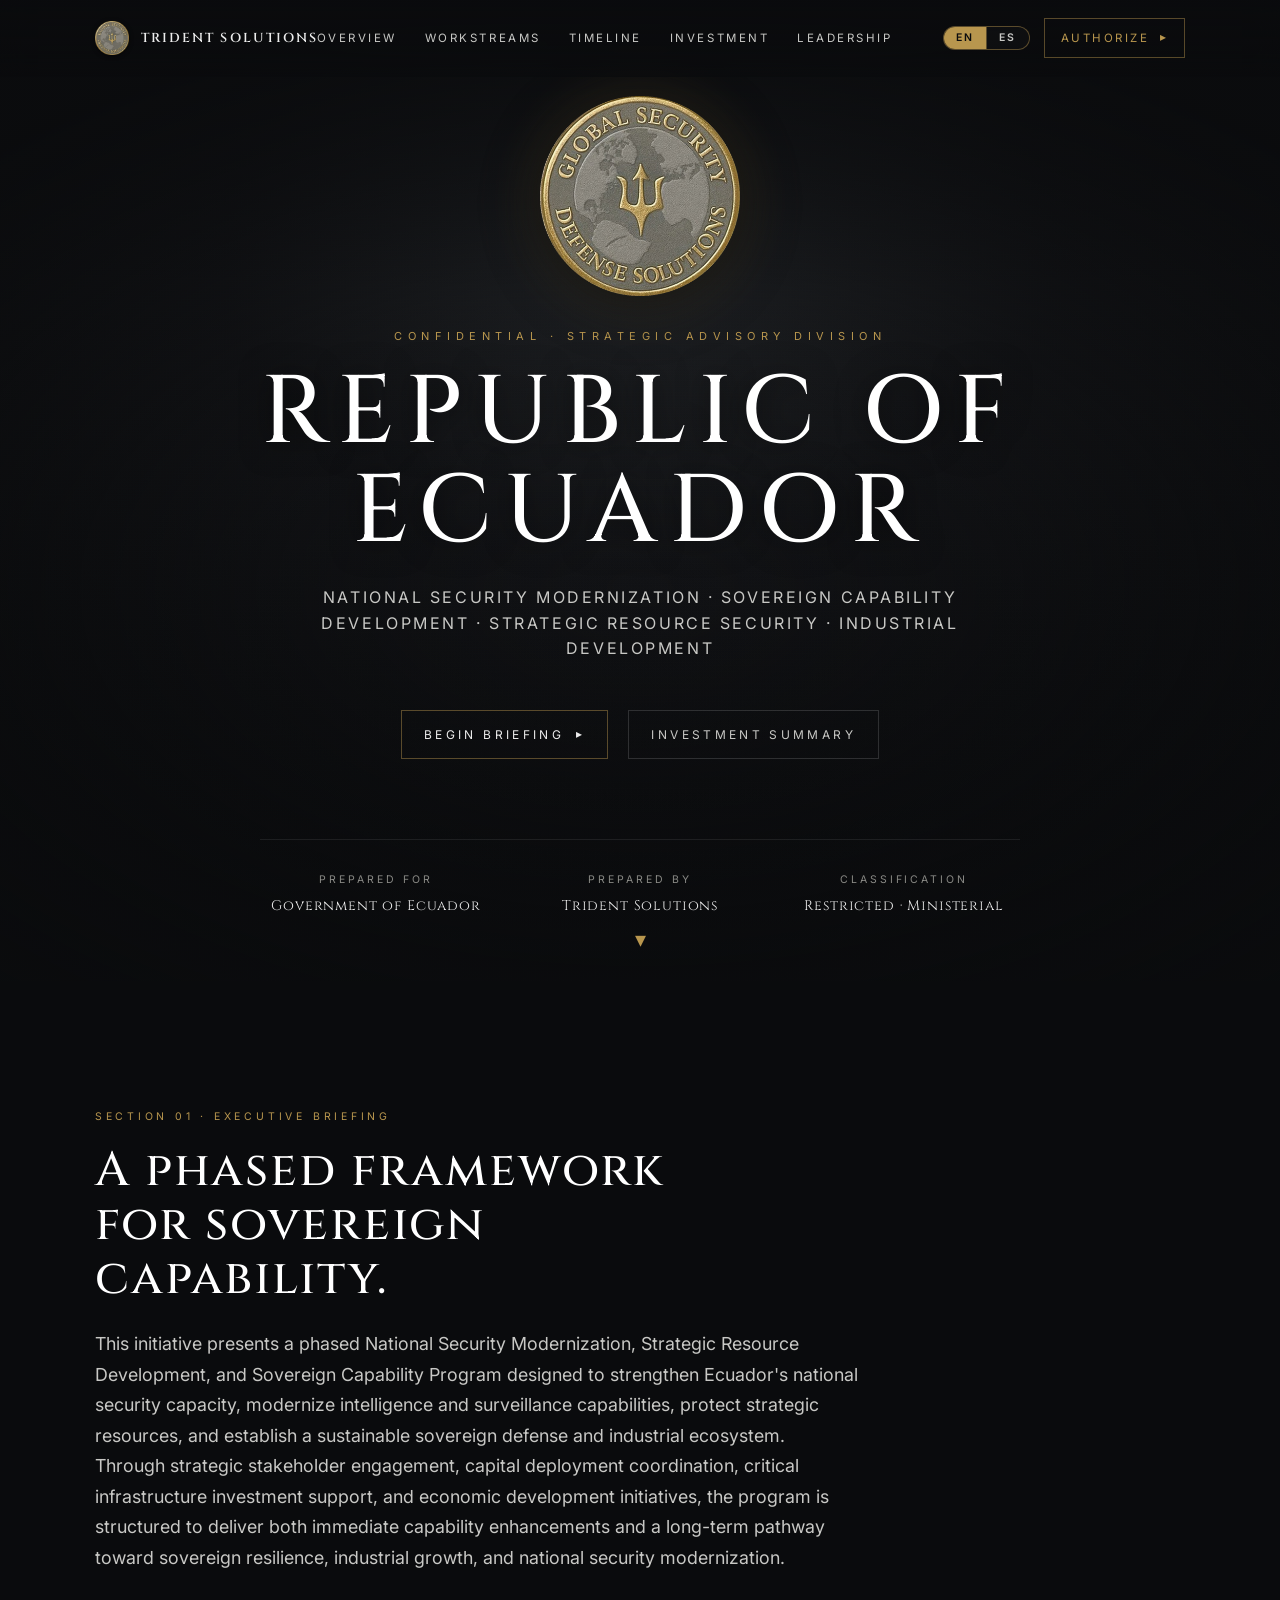
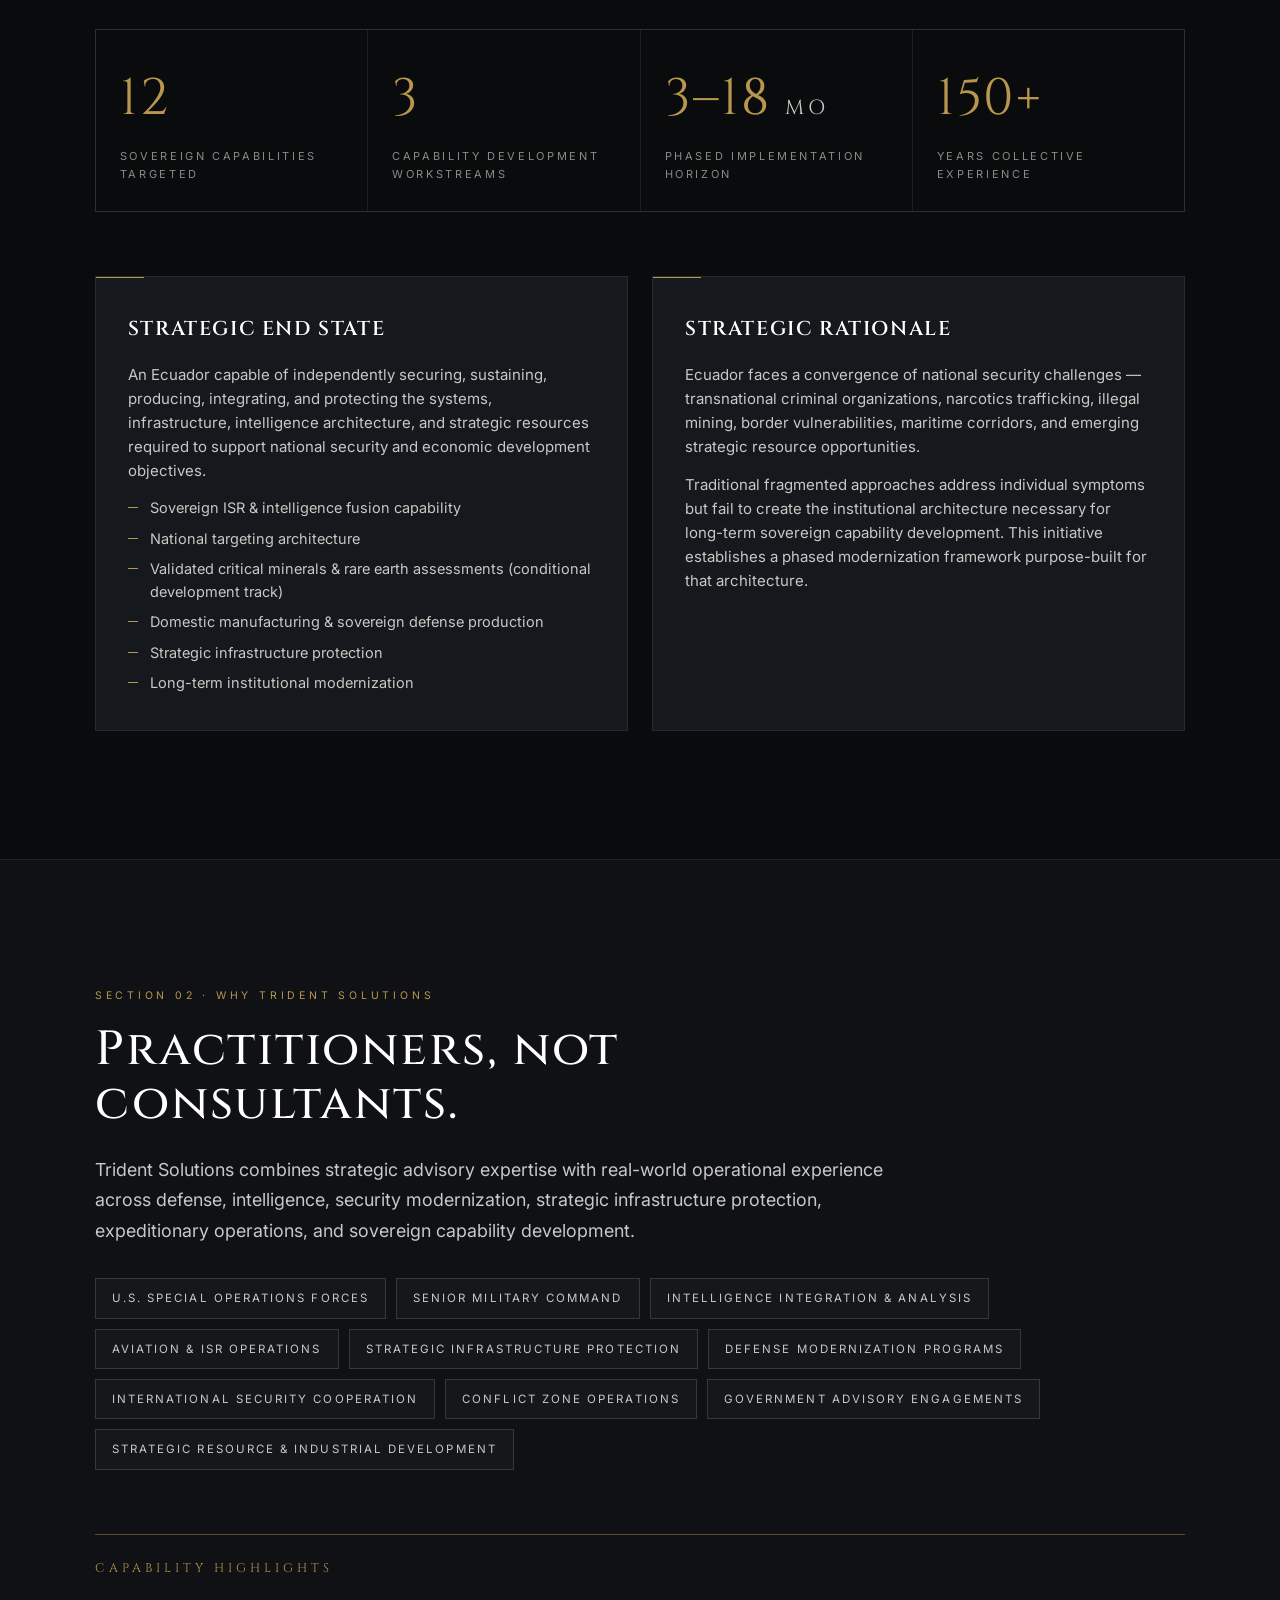
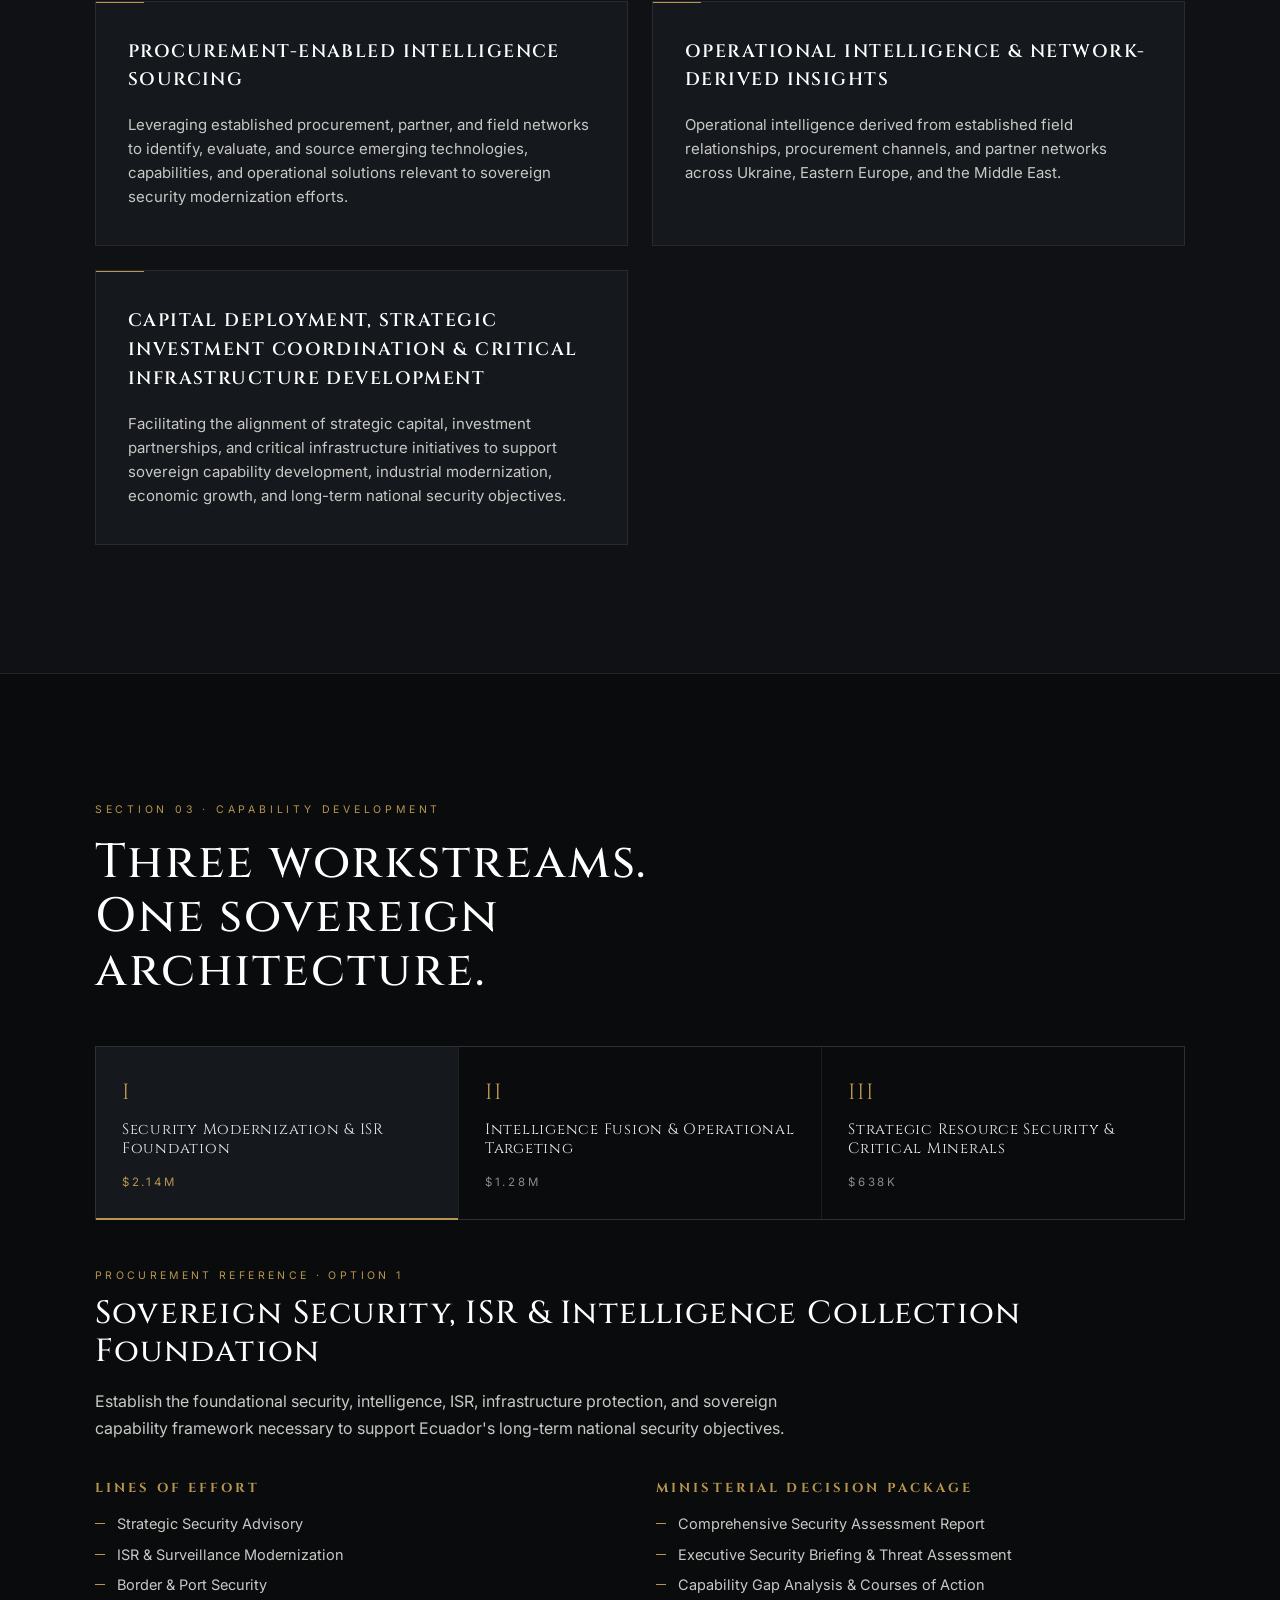
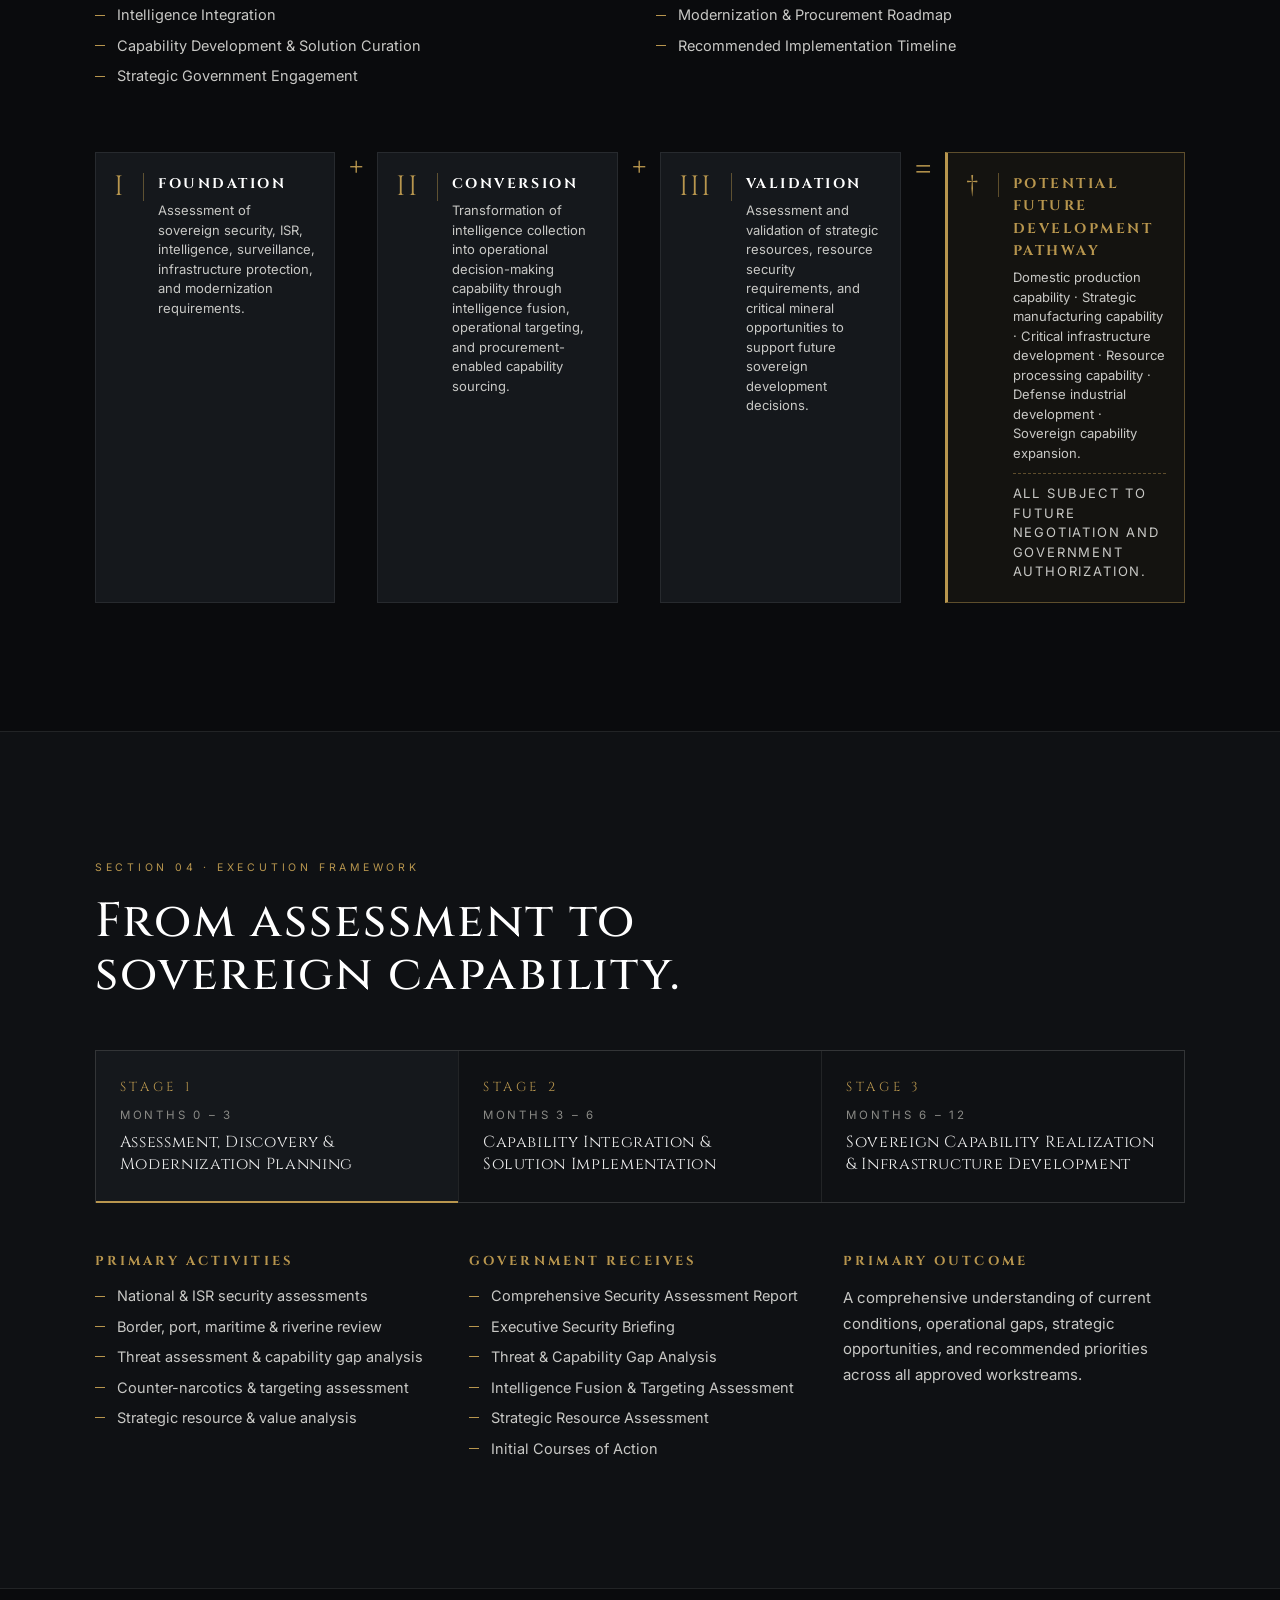
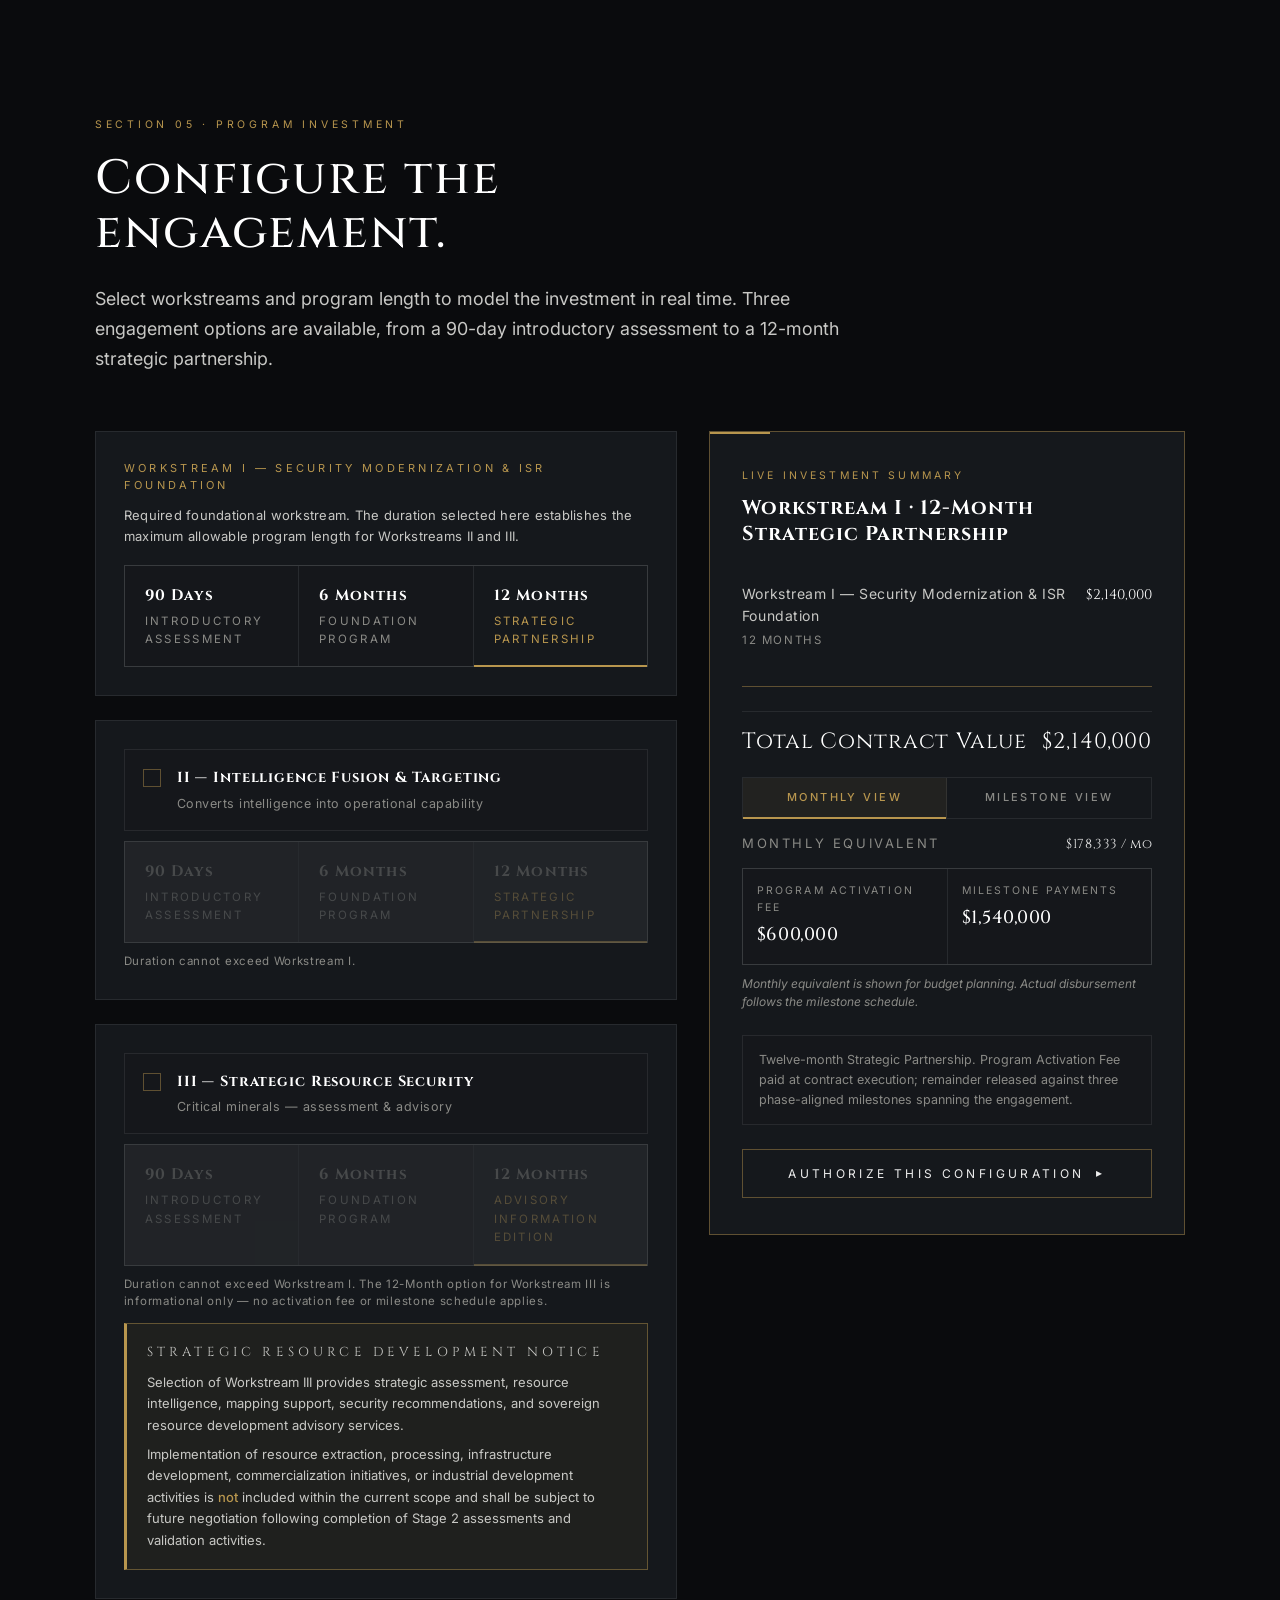
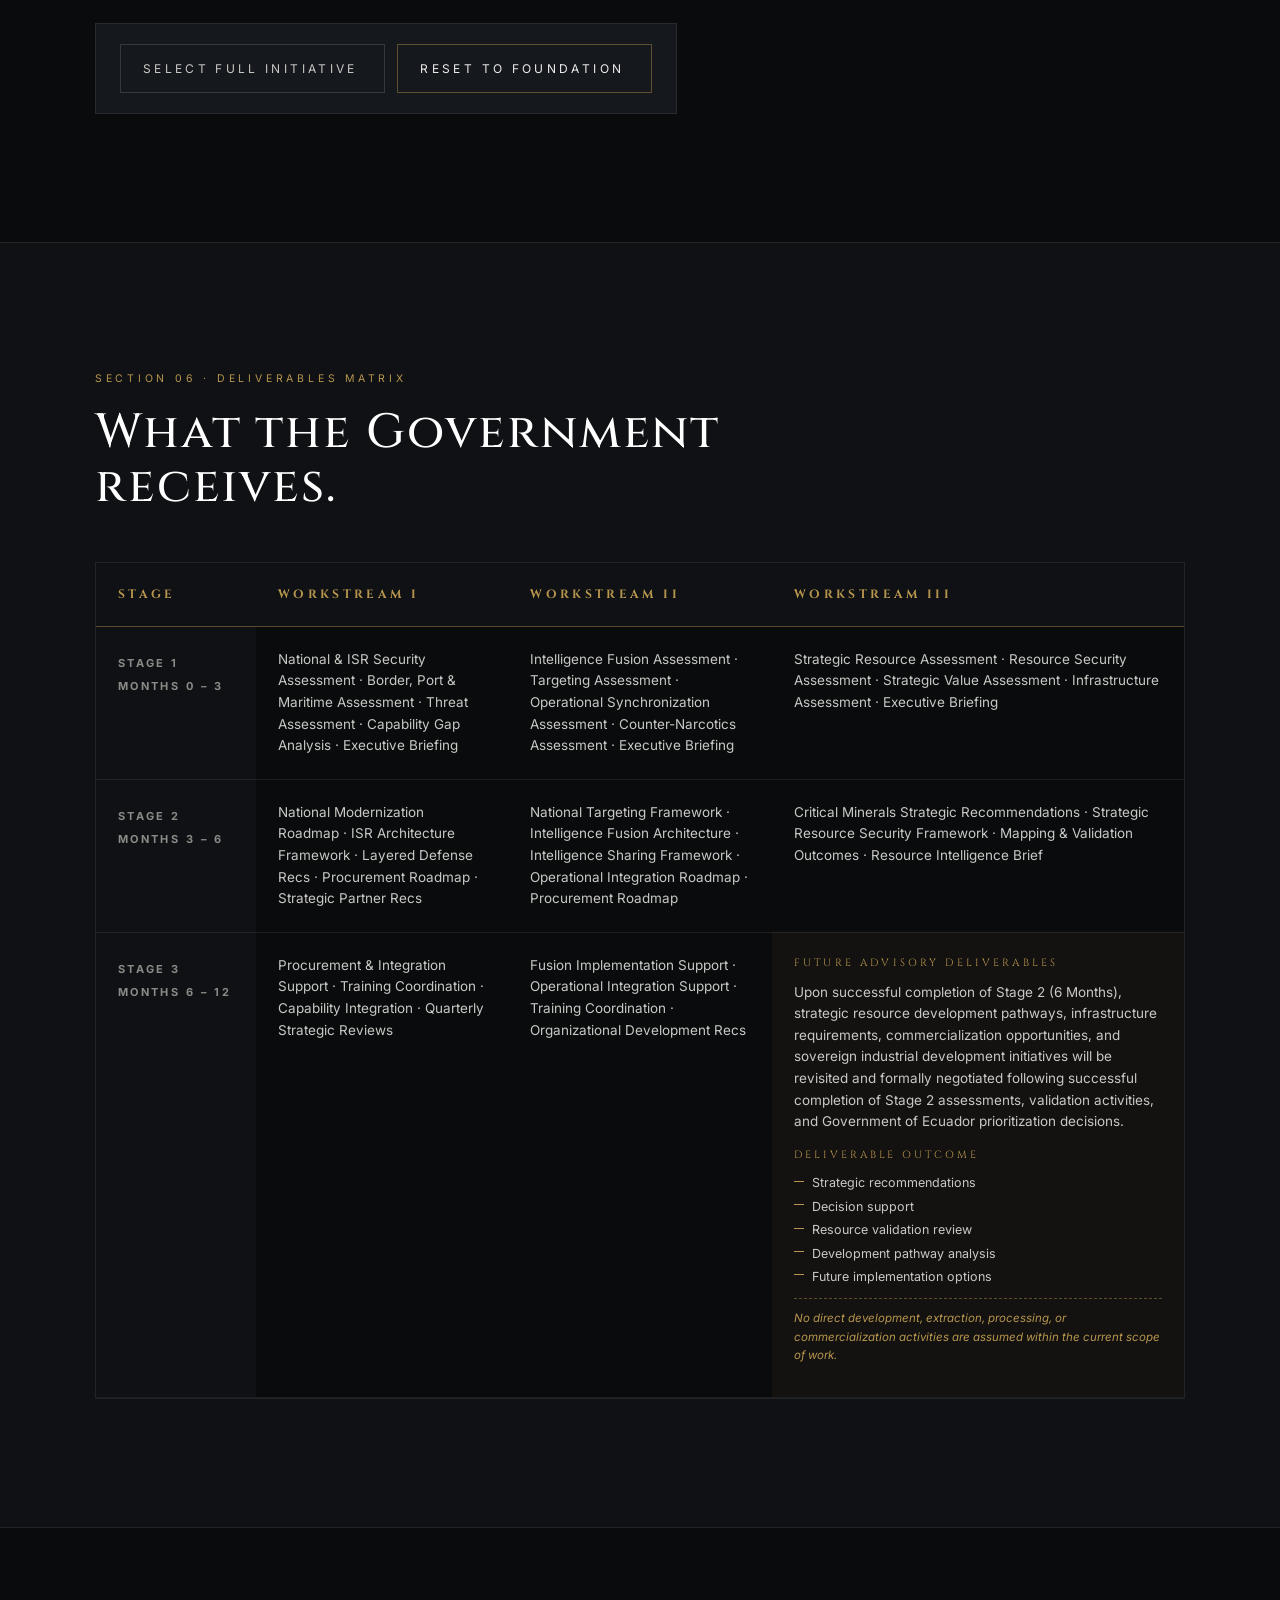
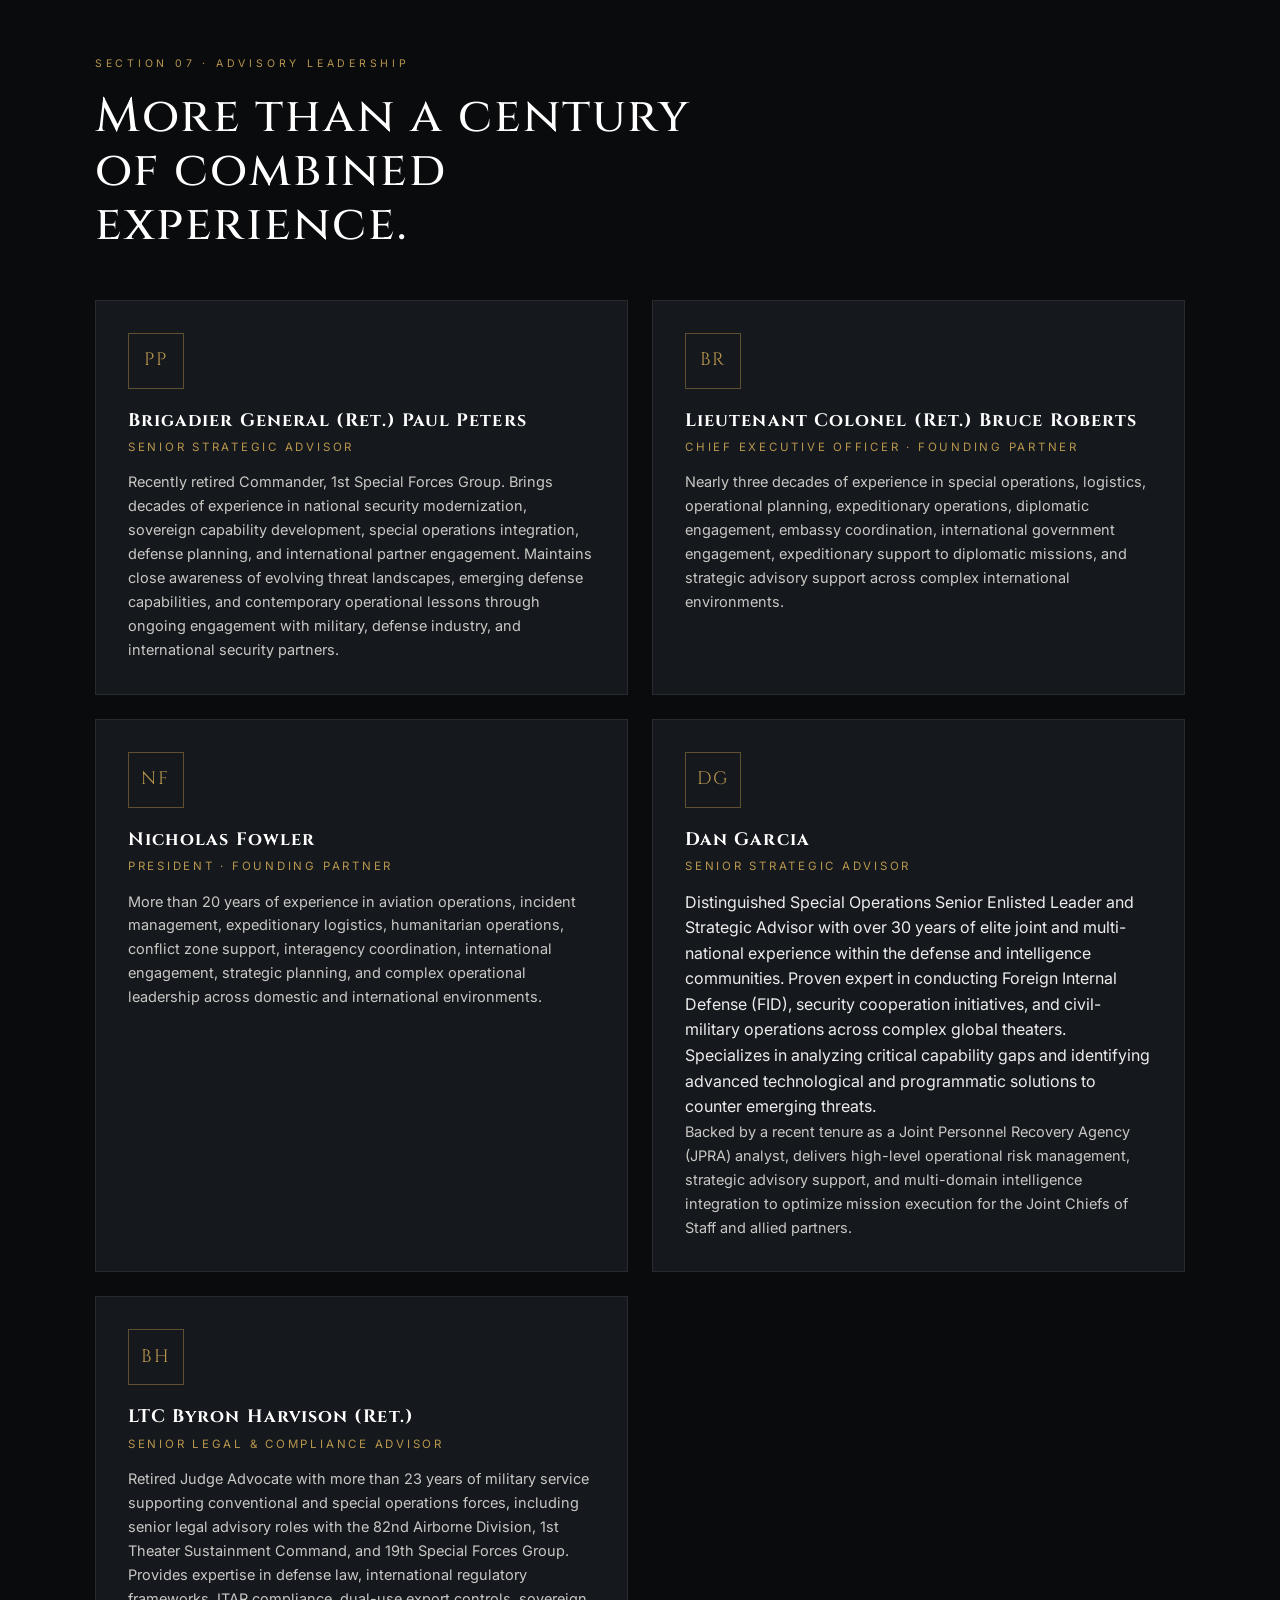
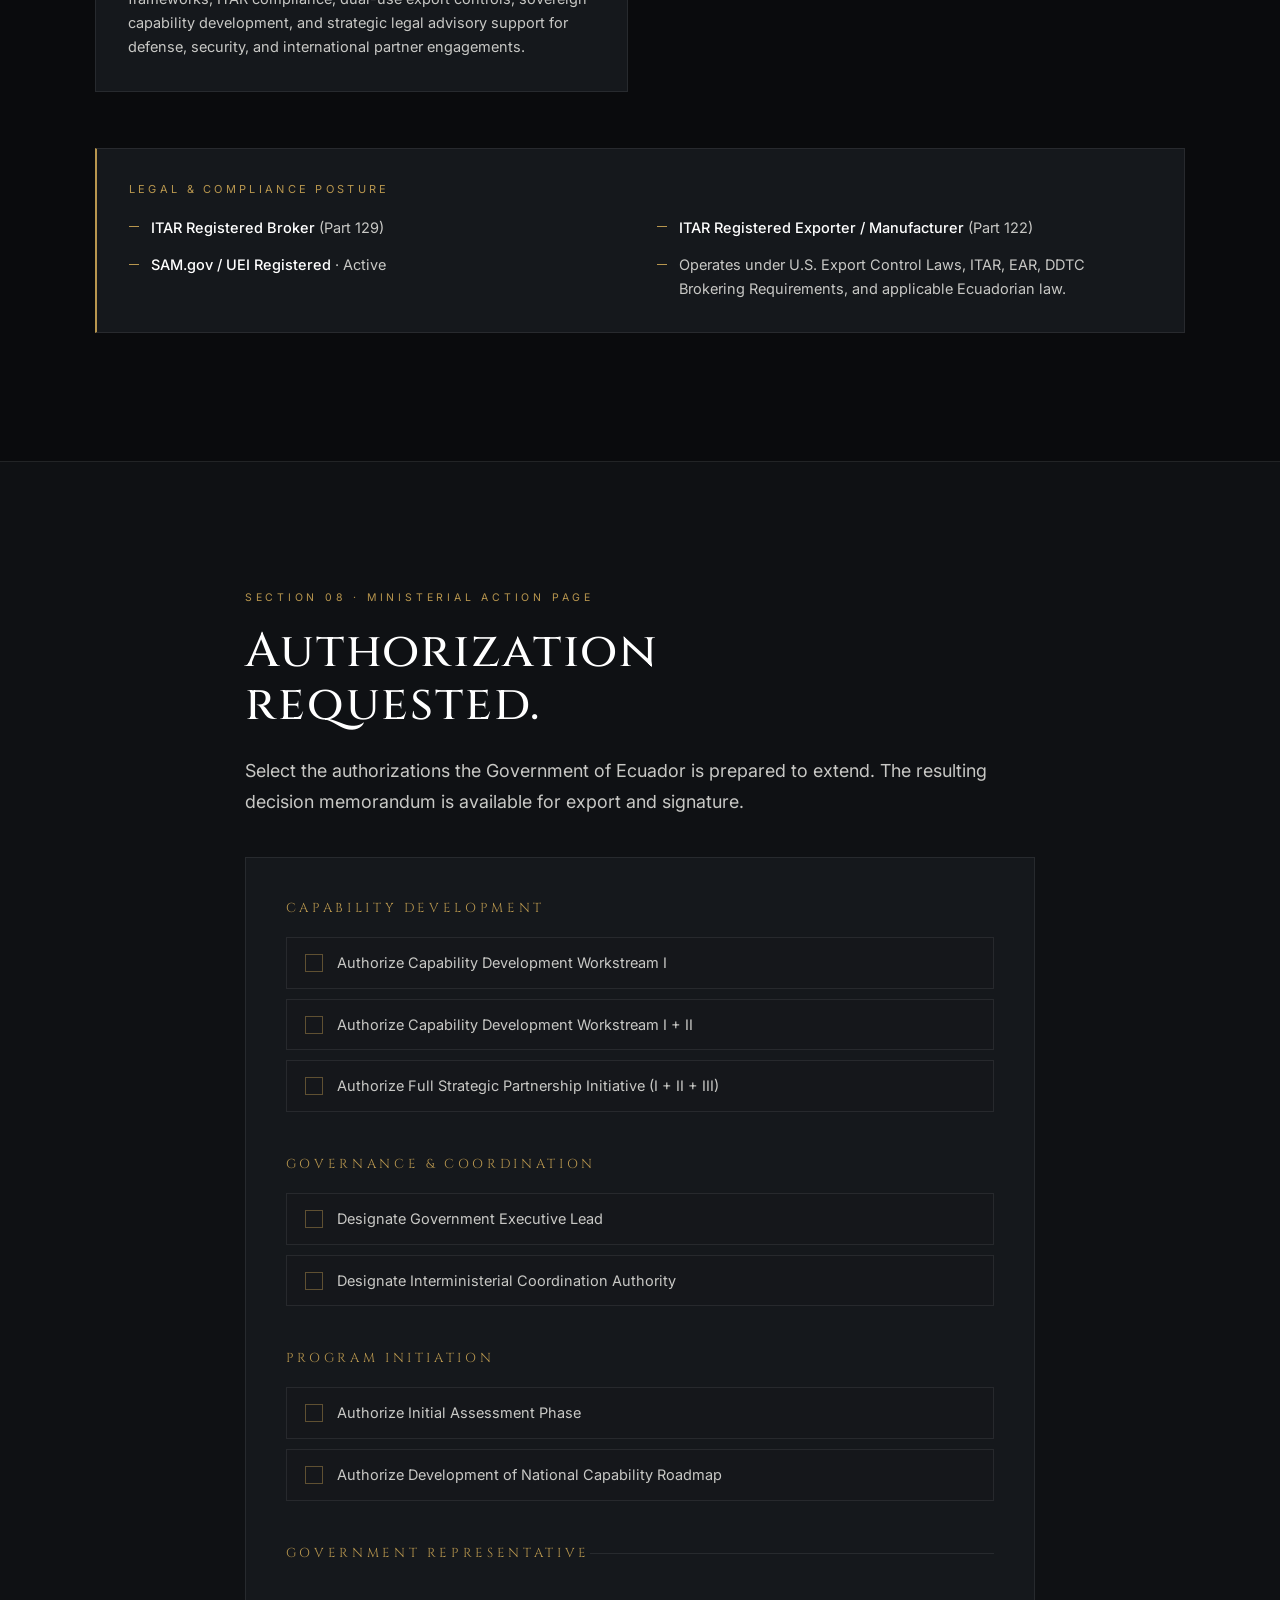
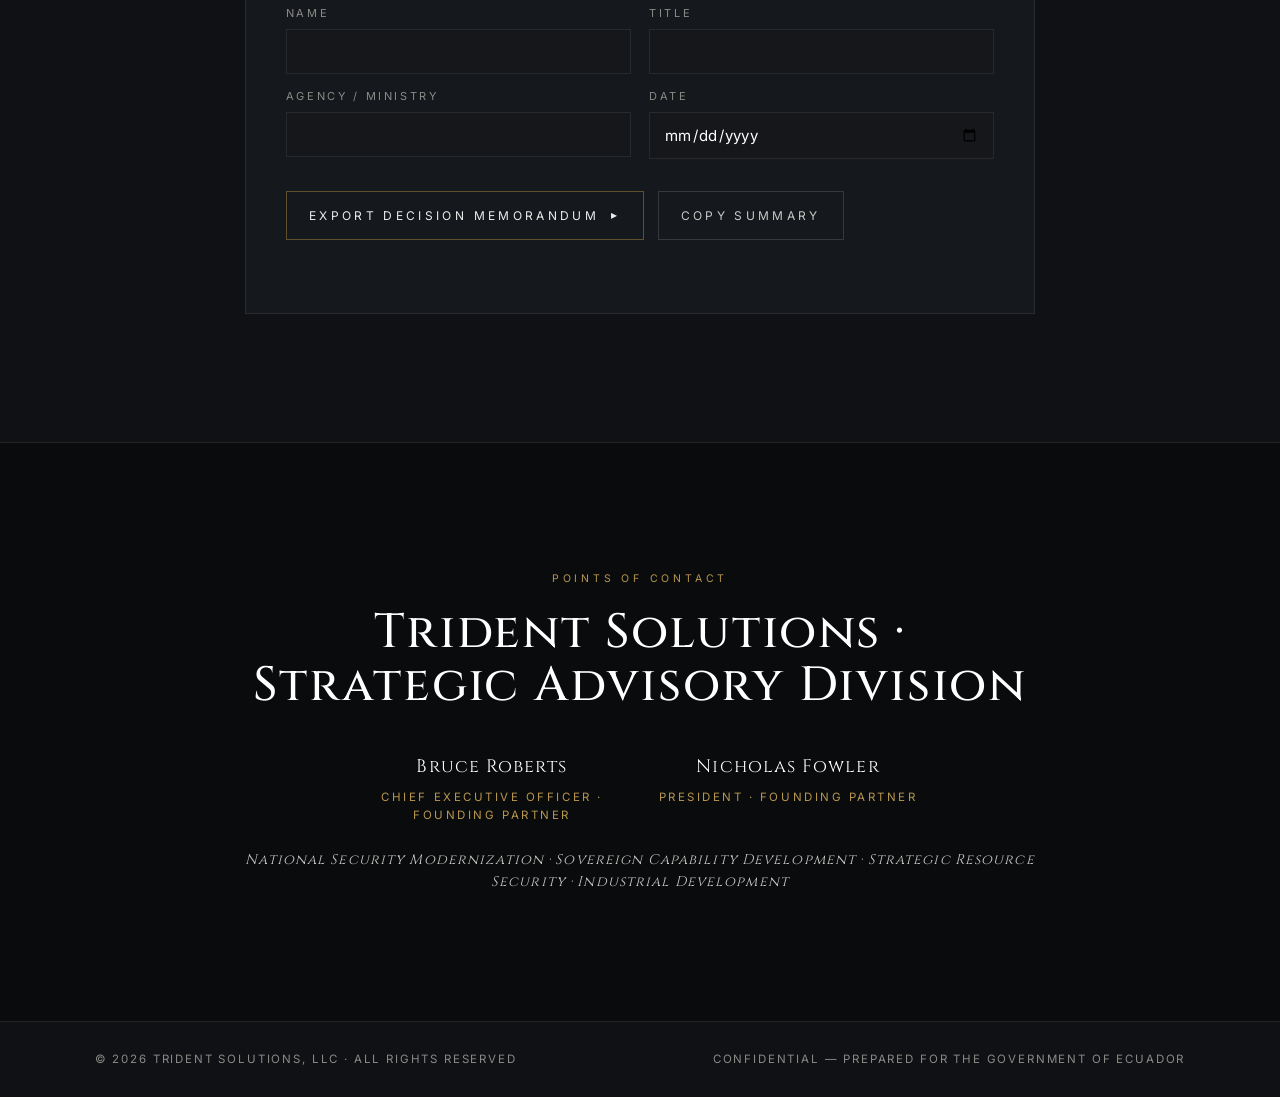
<file: index.html>
<!doctype html>
<html lang="en">
<head>
<meta charset="utf-8" />
<meta name="viewport" content="width=device-width,initial-scale=1" />
<title>Ecuador Strategic Partnership Initiative · Trident Solutions</title>
<meta name="description" content="National Security Modernization, Sovereign Capability Development, Strategic Resource Security, and Industrial Development. A confidential proposal prepared for the Government of Ecuador by Trident Solutions Strategic Advisory Division." />
<link rel="preconnect" href="https://fonts.googleapis.com">
<link rel="preconnect" href="https://fonts.gstatic.com" crossorigin>
<link href="https://fonts.googleapis.com/css2?family=Cinzel:wght@400;500;600;700&family=Inter:wght@300;400;500;600;700&display=swap" rel="stylesheet">
<link rel="stylesheet" href="styles.css" />
</head>
<body>

<!-- ============== NAV ============== -->
<header class="nav" id="nav">
  <div class="nav-inner">
    <a href="#top" class="brand" aria-label="Trident Solutions">
      <img class="brand-mark" src="seal.png" alt="" aria-hidden="true" />
      <span class="brand-name">Trident&nbsp;Solutions</span>
    </a>
    <nav class="nav-links" aria-label="Primary">
      <a href="#overview" data-i18n="nav.overview">Overview</a>
      <a href="#workstreams" data-i18n="nav.workstreams">Workstreams</a>
      <a href="#timeline" data-i18n="nav.timeline">Timeline</a>
      <a href="#configurator" data-i18n="nav.investment">Investment</a>
      <a href="#leadership" data-i18n="nav.leadership">Leadership</a>
    </nav>
    <div class="nav-right">
      <div class="lang-switch" role="group" aria-label="Language" data-i18n-aria="lang.tooltip">
        <button type="button" class="lang-btn is-active" data-lang="en" aria-pressed="true">EN</button>
        <button type="button" class="lang-btn" data-lang="es" aria-pressed="false">ES</button>
      </div>
      <a class="nav-cta" href="#authorize"><span data-i18n="nav.authorize">Authorize</span>&nbsp;<span class="arr">▸</span></a>
    </div>
  </div>
</header>

<!-- ============== HERO ============== -->
<section class="hero" id="top">
  <div class="hero-bg" aria-hidden="true"></div>
  <div class="hero-overlay" aria-hidden="true"></div>
  <div class="hero-inner">
    <div class="seal" aria-hidden="true">
      <img src="seal.png" alt="Trident Solutions — Global Security · Defense Solutions" />
    </div>
    <p class="eyebrow" data-i18n="hero.eyebrow">Confidential · Strategic Advisory Division</p>
    <h1 class="hero-title" data-i18n="hero.title">Republic of Ecuador</h1>
    <p class="hero-sub" data-i18n="hero.sub">National Security Modernization · Sovereign Capability Development · Strategic Resource Security · Industrial Development</p>
    <div class="hero-actions">
      <a href="#overview" class="btn-line"><span data-i18n="hero.cta1">Begin Briefing</span><span class="arr">▸</span></a>
      <a href="#configurator" class="btn-ghost" data-i18n="hero.cta2">Investment Summary</a>
    </div>
    <div class="hero-meta">
      <div><span class="k" data-i18n="hero.meta.preparedFor">Prepared For</span><span class="v" data-i18n="hero.meta.preparedForVal">Government of Ecuador</span></div>
      <div><span class="k" data-i18n="hero.meta.preparedBy">Prepared By</span><span class="v" data-i18n="hero.meta.preparedByVal">Trident Solutions</span></div>
      <div><span class="k" data-i18n="hero.meta.classification">Classification</span><span class="v" data-i18n="hero.meta.classificationVal">Restricted · Ministerial</span></div>
    </div>
  </div>
  <a href="#overview" class="scroll-cue" aria-label="Scroll">▾</a>
</section>

<!-- ============== EXECUTIVE OVERVIEW ============== -->
<section class="section" id="overview">
  <div class="container">
    <p class="section-eyebrow" data-i18n="ov.eyebrow">Section 01 · Executive Briefing</p>
    <h2 class="section-title" data-i18n="ov.title">A phased framework for sovereign capability.</h2>
    <p class="lede" data-i18n="ov.lede1">This initiative presents a phased National Security Modernization, Strategic Resource Development, and Sovereign Capability Program designed to strengthen Ecuador's national security capacity, modernize intelligence and surveillance capabilities, protect strategic resources, and establish a sustainable sovereign defense and industrial ecosystem.</p>
    <p class="lede" data-i18n="ov.lede2">Through strategic stakeholder engagement, capital deployment coordination, critical infrastructure investment support, and economic development initiatives, the program is structured to deliver both immediate capability enhancements and a long-term pathway toward sovereign resilience, industrial growth, and national security modernization.</p>

    <div class="stat-row">
      <div class="stat"><div class="stat-num">12</div><div class="stat-label" data-i18n="ov.stat1">Sovereign capabilities targeted</div></div>
      <div class="stat"><div class="stat-num">3</div><div class="stat-label" data-i18n="ov.stat2">Capability development workstreams</div></div>
      <div class="stat"><div class="stat-num">3–18<span class="unit">&nbsp;<span data-i18n="ov.stat3.unit">mo</span></span></div><div class="stat-label" data-i18n="ov.stat3">Phased implementation horizon</div></div>
      <div class="stat"><div class="stat-num">150+</div><div class="stat-label" data-i18n="ov.stat4">Years collective experience</div></div>
    </div>

    <div class="grid-2">
      <div class="card">
        <h3 data-i18n="ov.card1.h">Strategic End State</h3>
        <p data-i18n="ov.card1.p">An Ecuador capable of independently securing, sustaining, producing, integrating, and protecting the systems, infrastructure, intelligence architecture, and strategic resources required to support national security and economic development objectives.</p>
        <ul class="checks">
          <li data-i18n="ov.card1.li1">Sovereign ISR &amp; intelligence fusion capability</li>
          <li data-i18n="ov.card1.li2">National targeting architecture</li>
          <li data-i18n="ov.card1.li3">Validated critical minerals &amp; rare earth assessments (conditional development track)</li>
          <li data-i18n="ov.card1.li4">Domestic manufacturing &amp; sovereign defense production</li>
          <li data-i18n="ov.card1.li5">Strategic infrastructure protection</li>
          <li data-i18n="ov.card1.li6">Long-term institutional modernization</li>
        </ul>
      </div>
      <div class="card">
        <h3 data-i18n="ov.card2.h">Strategic Rationale</h3>
        <p data-i18n="ov.card2.p1">Ecuador faces a convergence of national security challenges — transnational criminal organizations, narcotics trafficking, illegal mining, border vulnerabilities, maritime corridors, and emerging strategic resource opportunities.</p>
        <p data-i18n="ov.card2.p2">Traditional fragmented approaches address individual symptoms but fail to create the institutional architecture necessary for long-term sovereign capability development. This initiative establishes a phased modernization framework purpose-built for that architecture.</p>
      </div>
    </div>
  </div>
</section>

<!-- ============== WHY TRIDENT ============== -->
<section class="section dark-band" id="why">
  <div class="container">
    <p class="section-eyebrow" data-i18n="why.eyebrow">Section 02 · Why Trident Solutions</p>
    <h2 class="section-title" data-i18n="why.title">Practitioners, not consultants.</h2>
    <p class="lede" data-i18n="why.lede">Trident Solutions combines strategic advisory expertise with real-world operational experience across defense, intelligence, security modernization, strategic infrastructure protection, expeditionary operations, and sovereign capability development.</p>
    <div class="chips">
      <span class="chip" data-i18n="why.chip1">U.S. Special Operations Forces</span>
      <span class="chip" data-i18n="why.chip2">Senior Military Command</span>
      <span class="chip" data-i18n="why.chip3">Intelligence Integration &amp; Analysis</span>
      <span class="chip" data-i18n="why.chip4">Aviation &amp; ISR Operations</span>
      <span class="chip" data-i18n="why.chip5">Strategic Infrastructure Protection</span>
      <span class="chip" data-i18n="why.chip6">Defense Modernization Programs</span>
      <span class="chip" data-i18n="why.chip7">International Security Cooperation</span>
      <span class="chip" data-i18n="why.chip8">Conflict Zone Operations</span>
      <span class="chip" data-i18n="why.chip9">Government Advisory Engagements</span>
      <span class="chip" data-i18n="why.chip10">Strategic Resource &amp; Industrial Development</span>
    </div>

    <p class="section-sub-eyebrow" data-i18n="why.sub">Capability Highlights</p>
    <div class="grid-2 cap-highlights">
      <div class="card">
        <h3 data-i18n="why.cap1.h">Procurement-Enabled Intelligence Sourcing</h3>
        <p data-i18n="why.cap1.p">Leveraging established procurement, partner, and field networks to identify, evaluate, and source emerging technologies, capabilities, and operational solutions relevant to sovereign security modernization efforts.</p>
      </div>
      <div class="card">
        <h3 data-i18n="why.cap2.h">Operational Intelligence &amp; Network-Derived Insights</h3>
        <p data-i18n="why.cap2.p">Operational intelligence derived from established field relationships, procurement channels, and partner networks across Ukraine, Eastern Europe, and the Middle East.</p>
      </div>
      <div class="card">
        <h3 data-i18n="why.cap3.h">Capital Deployment, Strategic Investment Coordination &amp; Critical Infrastructure Development</h3>
        <p data-i18n="why.cap3.p">Facilitating the alignment of strategic capital, investment partnerships, and critical infrastructure initiatives to support sovereign capability development, industrial modernization, economic growth, and long-term national security objectives.</p>
      </div>
    </div>
  </div>
</section>

<!-- ============== WORKSTREAMS (TABS) ============== -->
<section class="section" id="workstreams">
  <div class="container">
    <p class="section-eyebrow" data-i18n="ws.eyebrow">Section 03 · Capability Development</p>
    <h2 class="section-title" data-i18n="ws.title">Three workstreams. One sovereign architecture.</h2>

    <div class="tabs" role="tablist">
      <button class="tab is-active" data-tab="ws1" role="tab" aria-selected="true">
        <span class="tab-num">I</span>
        <span class="tab-name" data-i18n="ws1.tab.name">Security Modernization &amp; ISR Foundation</span>
        <span class="tab-val">$2.14M</span>
      </button>
      <button class="tab" data-tab="ws2" role="tab" aria-selected="false">
        <span class="tab-num">II</span>
        <span class="tab-name" data-i18n="ws2.tab.name">Intelligence Fusion &amp; Operational Targeting</span>
        <span class="tab-val">$1.28M</span>
      </button>
      <button class="tab" data-tab="ws3" role="tab" aria-selected="false">
        <span class="tab-num">III</span>
        <span class="tab-name" data-i18n="ws3.tab.name">Strategic Resource Security &amp; Critical Minerals</span>
        <span class="tab-val">$638K</span>
      </button>
    </div>

    <!-- WS1 -->
    <div class="tab-panel is-active" id="ws1" role="tabpanel">
      <div class="ws-head">
        <p class="ws-tag" data-i18n="ws1.tag">Procurement Reference · Option 1</p>
        <h3 data-i18n="ws1.h">Sovereign Security, ISR &amp; Intelligence Collection Foundation</h3>
        <p class="ws-mission" data-i18n="ws1.mission">Establish the foundational security, intelligence, ISR, infrastructure protection, and sovereign capability framework necessary to support Ecuador's long-term national security objectives.</p>
      </div>
      <div class="ws-grid">
        <div>
          <h4 data-i18n="ws.lines">Lines of Effort</h4>
          <ul class="checks">
            <li data-i18n="ws1.eff1">Strategic Security Advisory</li>
            <li data-i18n="ws1.eff2">ISR &amp; Surveillance Modernization</li>
            <li data-i18n="ws1.eff3">Border &amp; Port Security</li>
            <li data-i18n="ws1.eff4">Intelligence Integration</li>
            <li data-i18n="ws1.eff5">Capability Development &amp; Solution Curation</li>
            <li data-i18n="ws1.eff6">Strategic Government Engagement</li>
          </ul>
        </div>
        <div>
          <h4 data-i18n="ws.decision">Ministerial Decision Package</h4>
          <ul class="checks">
            <li data-i18n="ws1.del1">Comprehensive Security Assessment Report</li>
            <li data-i18n="ws1.del2">Executive Security Briefing &amp; Threat Assessment</li>
            <li data-i18n="ws1.del3">Capability Gap Analysis &amp; Courses of Action</li>
            <li data-i18n="ws1.del4">Modernization &amp; Procurement Roadmap</li>
            <li data-i18n="ws1.del5">Recommended Implementation Timeline</li>
          </ul>
        </div>
      </div>
    </div>

    <!-- WS2 -->
    <div class="tab-panel" id="ws2" role="tabpanel">
      <div class="ws-head">
        <p class="ws-tag" data-i18n="ws2.tag">Procurement Reference · Option 1B</p>
        <h3 data-i18n="ws2.h">Intelligence Fusion, Targeting &amp; Operational Integration</h3>
        <p class="ws-mission" data-i18n="ws2.mission">Transformation of intelligence collection into operational decision-making capability through intelligence fusion, operational targeting, and procurement-enabled capability sourcing — integrating ISR, analytical workflows, operational planning, and interagency coordination frameworks.</p>
      </div>
      <div class="ws-grid">
        <div>
          <h4 data-i18n="ws.lines">Lines of Effort</h4>
          <ul class="checks">
            <li data-i18n="ws2.eff1">Intelligence Fusion</li>
            <li data-i18n="ws2.eff2">Targeting Architecture</li>
            <li data-i18n="ws2.eff3">ISR-to-Operations Integration</li>
            <li data-i18n="ws2.eff4">Counter-Narcotics Operational Support</li>
            <li data-i18n="ws2.eff5">Interagency Coordination</li>
            <li data-i18n="ws2.eff6">Procurement-Enabled Capability Sourcing</li>
          </ul>
        </div>
        <div>
          <h4 data-i18n="ws.decision">Ministerial Decision Package</h4>
          <ul class="checks">
            <li data-i18n="ws2.del1">Intelligence Fusion &amp; Targeting Assessment</li>
            <li data-i18n="ws2.del2">National Targeting Framework</li>
            <li data-i18n="ws2.del3">Intelligence Fusion Cell Blueprint</li>
            <li data-i18n="ws2.del4">Operational Integration Roadmap</li>
            <li data-i18n="ws2.del5">Procurement &amp; Capability Development Roadmap</li>
          </ul>
        </div>
      </div>
    </div>

    <!-- WS3 -->
    <div class="tab-panel" id="ws3" role="tabpanel">
      <div class="ws-head">
        <p class="ws-tag" data-i18n="ws3.tag">Procurement Reference · Option 1C</p>
        <h3 data-i18n="ws3.h">Strategic Resource Security &amp; Critical Minerals Development</h3>
        <p class="ws-mission" data-i18n-html="ws3.mission_html">Support the assessment, validation, and strategic recommendation development around Ecuador's critical minerals and strategic resource sector. Workstream III is structured as an advisory and assessment engagement; resource extraction, processing, infrastructure development, commercialization, and industrial activities are <strong>not</strong> assumed components of this engagement and shall remain subject to future evaluation, prioritization, and separate negotiation following completion of the assessment and validation phases.</p>
      </div>

      <div class="stage-clarification ws3-clarify">
        <p class="sc-eyebrow" data-i18n="ws3.clarify.eyebrow">Workstream III — Contract Structure Clarification</p>
        <p class="sc-body" data-i18n="ws3.clarify.intro">Workstream III is available under three engagement options:</p>
        <ul class="sc-list ws3-terms">
          <li data-i18n-html="ws3.opt.90d_html"><strong>90-Day</strong> — Introductory Assessment</li>
          <li data-i18n-html="ws3.opt.6m_html"><strong>6-Month</strong> — Foundation Program</li>
          <li data-i18n-html="ws3.opt.12m_html"><strong>12-Month</strong> — Advisory Information Edition</li>
        </ul>
        <p class="sc-body" style="margin-top:14px" data-i18n-html="ws3.clarify.p1_html">Selection of the 12-Month Strategic Partnership Program for Workstream III does <strong>not</strong> automatically authorize or initiate strategic resource development, mining activities, extraction projects, processing facilities, commercialization efforts, or downstream infrastructure development.</p>
        <p class="sc-body" data-i18n="ws3.clarify.p2">Instead, the 12-Month engagement allows and is intended for future advisory support, assessment refinement, strategic resource validation, stakeholder engagement, and development of strategic recommendations.</p>
        <p class="sc-body" data-i18n="ws3.clarify.p3">The implementation of a strategic roadmap with regards to commercialization, operations, stakeholder engagement, and execution activities shall be revisited and formally negotiated upon successful completion of Stage 2 (6 Months), based upon validated mapping outcomes, geological findings, infrastructure feasibility, commercial viability, and Government of Ecuador priorities.</p>
      </div>
      <div class="ws-grid">
        <div>
          <h4 data-i18n="ws3.lines">Lines of Effort (Advisory)</h4>
          <ul class="checks">
            <li data-i18n="ws3.eff1">Strategic Resource Identification &amp; Assessment</li>
            <li data-i18n="ws3.eff2">Resource Security Recommendations</li>
            <li data-i18n="ws3.eff3">Infrastructure Requirements Analysis</li>
            <li data-i18n="ws3.eff4">Strategic Resource Mapping &amp; Validation</li>
            <li data-i18n="ws3.eff5">Stakeholder Engagement Support</li>
            <li data-i18n="ws3.eff6">Strategic Recommendation Development</li>
          </ul>
        </div>
        <div>
          <h4 data-i18n="ws.decision">Ministerial Decision Package</h4>
          <ul class="checks">
            <li data-i18n="ws3.del1">Strategic Resource &amp; Value Assessment</li>
            <li data-i18n="ws3.del2">Resource Security Assessment</li>
            <li data-i18n="ws3.del3">Critical Minerals Strategic Recommendations</li>
            <li data-i18n="ws3.del4">Development Pathway Analysis (advisory)</li>
            <li data-i18n="ws3.del5">Future Implementation Options Brief</li>
          </ul>
        </div>
      </div>
    </div>

    <!-- Progression diagram -->
    <div class="progression progression-v2">
      <div class="prog-step">
        <span class="prog-num">I</span>
        <div>
          <strong data-i18n="prog.foundation">Foundation</strong>
          <p data-i18n="prog.foundation.p">Assessment of sovereign security, ISR, intelligence, surveillance, infrastructure protection, and modernization requirements.</p>
        </div>
      </div>
      <div class="prog-op">+</div>
      <div class="prog-step">
        <span class="prog-num">II</span>
        <div>
          <strong data-i18n="prog.conversion">Conversion</strong>
          <p data-i18n="prog.conversion.p">Transformation of intelligence collection into operational decision-making capability through intelligence fusion, operational targeting, and procurement-enabled capability sourcing.</p>
        </div>
      </div>
      <div class="prog-op">+</div>
      <div class="prog-step">
        <span class="prog-num">III</span>
        <div>
          <strong data-i18n="prog.validation">Validation</strong>
          <p data-i18n="prog.validation.p">Assessment and validation of strategic resources, resource security requirements, and critical mineral opportunities to support future sovereign development decisions.</p>
        </div>
      </div>
      <div class="prog-op prog-op-eq">=</div>
      <div class="prog-step prog-step-future">
        <span class="prog-num">†</span>
        <div>
          <strong data-i18n="prog.future.h">Potential Future Development Pathway</strong>
          <p data-i18n="prog.future.p">Domestic production capability · Strategic manufacturing capability · Critical infrastructure development · Resource processing capability · Defense industrial development · Sovereign capability expansion.</p>
          <p class="prog-future-note" data-i18n="prog.future.note">All subject to future negotiation and Government authorization.</p>
        </div>
      </div>
    </div>
  </div>
</section>

<!-- ============== TIMELINE ============== -->
<section class="section dark-band" id="timeline">
  <div class="container">
    <p class="section-eyebrow" data-i18n="tl.eyebrow">Section 04 · Execution Framework</p>
    <h2 class="section-title" data-i18n="tl.title">From assessment to sovereign capability.</h2>

    <div class="timeline">
      <button class="t-phase is-active" data-phase="p1">
        <span class="t-stage" data-i18n="tl.stage1">Stage 1</span>
        <span class="t-window" data-i18n="tl.p1.window">Months 0 – 3</span>
        <span class="t-name" data-i18n="tl.p1.name">Assessment, Discovery &amp; Modernization Planning</span>
      </button>
      <button class="t-phase" data-phase="p2">
        <span class="t-stage" data-i18n="tl.stage2">Stage 2</span>
        <span class="t-window" data-i18n="tl.p2.window">Months 3 – 6</span>
        <span class="t-name" data-i18n="tl.p2.name">Capability Integration &amp; Solution Implementation</span>
      </button>
      <button class="t-phase" data-phase="p3">
        <span class="t-stage" data-i18n="tl.stage3">Stage 3</span>
        <span class="t-window" data-i18n="tl.p3.window">Months 6 – 12</span>
        <span class="t-name" data-i18n="tl.p3.name">Sovereign Capability Realization &amp; Infrastructure Development</span>
      </button>
    </div>

    <div class="t-detail">
      <div class="t-panel is-active" id="p1">
        <div class="t-grid">
          <div>
            <h4 data-i18n="tl.primaryActivities">Primary Activities</h4>
            <ul class="checks">
              <li data-i18n="tl.p1.act1">National &amp; ISR security assessments</li>
              <li data-i18n="tl.p1.act2">Border, port, maritime &amp; riverine review</li>
              <li data-i18n="tl.p1.act3">Threat assessment &amp; capability gap analysis</li>
              <li data-i18n="tl.p1.act4">Counter-narcotics &amp; targeting assessment</li>
              <li data-i18n="tl.p1.act5">Strategic resource &amp; value analysis</li>
            </ul>
          </div>
          <div>
            <h4 data-i18n="tl.governmentReceives">Government Receives</h4>
            <ul class="checks">
              <li data-i18n="tl.p1.gov1">Comprehensive Security Assessment Report</li>
              <li data-i18n="tl.p1.gov2">Executive Security Briefing</li>
              <li data-i18n="tl.p1.gov3">Threat &amp; Capability Gap Analysis</li>
              <li data-i18n="tl.p1.gov4">Intelligence Fusion &amp; Targeting Assessment</li>
              <li data-i18n="tl.p1.gov5">Strategic Resource Assessment</li>
              <li data-i18n="tl.p1.gov6">Initial Courses of Action</li>
            </ul>
          </div>
          <div>
            <h4 data-i18n="tl.primaryOutcome">Primary Outcome</h4>
            <p data-i18n="tl.p1.outcome">A comprehensive understanding of current conditions, operational gaps, strategic opportunities, and recommended priorities across all approved workstreams.</p>
          </div>
        </div>
      </div>
      <div class="t-panel" id="p2">
        <div class="t-grid">
          <div>
            <h4 data-i18n="tl.primaryActivities">Primary Activities</h4>
            <ul class="checks">
              <li data-i18n="tl.p2.act1">Solution curation &amp; technology evaluation</li>
              <li data-i18n="tl.p2.act2">ISR architecture &amp; targeting framework design</li>
              <li data-i18n="tl.p2.act3">Procurement planning &amp; partner identification</li>
              <li data-i18n="tl.p2.act4">Procurement capability integrated into the assessment process — transition from identified capability gaps to solution evaluation and acquisition pathways</li>
              <li data-i18n="tl.p2.act5">ISR, intelligence, and network-derived sourcing capabilities incorporated into capability development recommendations</li>
              <li data-i18n="tl.p2.act6">Rare earth and critical minerals intelligence — assessment, evaluation, and mapping only</li>
              <li data-i18n="tl.p2.act7">Export &amp; commercialization analysis</li>
            </ul>
          </div>
          <div>
            <h4 data-i18n="tl.governmentReceives">Government Receives</h4>
            <ul class="checks">
              <li data-i18n="tl.p2.gov1">National Security Modernization Roadmap</li>
              <li data-i18n="tl.p2.gov2">ISR Architecture Framework</li>
              <li data-i18n="tl.p2.gov3">National Targeting Framework</li>
              <li data-i18n="tl.p2.gov4">Intelligence Fusion Architecture</li>
              <li data-i18n="tl.p2.gov5">Critical Minerals Strategic Recommendations (assessment-level)</li>
              <li data-i18n="tl.p2.gov6">Procurement Roadmap &amp; Strategic Partner Recommendations</li>
            </ul>
          </div>
          <div>
            <h4 data-i18n="tl.primaryOutcome">Primary Outcome</h4>
            <p data-i18n="tl.p2.outcome">A detailed implementation roadmap identifying recommended solutions, procurement priorities, training requirements, implementation pathways, and long-term development opportunities.</p>
          </div>
        </div>
        <div class="stage-clarification">
          <p class="sc-eyebrow" data-i18n="tl.p2.clarify.eyebrow">Stage 2 Clarification</p>
          <p class="sc-lead" data-i18n-html="tl.p2.clarify.lead_html">Stage 2 does <strong>not</strong> include execution of critical mineral development activities. Stage 2 focuses exclusively on:</p>
          <ul class="sc-list">
            <li data-i18n="tl.p2.cl1">Assessment</li>
            <li data-i18n="tl.p2.cl2">Analysis</li>
            <li data-i18n="tl.p2.cl3">Validation</li>
            <li data-i18n="tl.p2.cl4">Prioritization</li>
            <li data-i18n="tl.p2.cl5">Recommendation development</li>
            <li data-i18n="tl.p2.cl6">Mapping and resource intelligence development</li>
          </ul>
        </div>
      </div>
      <div class="t-panel" id="p3">
        <p class="t-stage-tagline" data-i18n="tl.p3.tagline">Sovereign Capability Realization &amp; Infrastructure Development</p>
        <div class="t-grid">
          <div>
            <h4 data-i18n="tl.p3.focus">Stage 3 Focus Areas</h4>
            <ul class="checks">
              <li data-i18n="tl.p3.f1">Procurement coordination &amp; integration support</li>
              <li data-i18n="tl.p3.f2">Training &amp; capability integration</li>
              <li data-i18n="tl.p3.f3">Operational integration &amp; organizational development</li>
              <li data-i18n="tl.p3.f4">Long-term infrastructure development</li>
              <li data-i18n="tl.p3.f5">Execution of validated resource strategies</li>
              <li data-i18n="tl.p3.f6">Scaling of procurement-enabled sovereign systems</li>
              <li data-i18n="tl.p3.f7">Development of domestic industrial capability</li>
              <li data-i18n="tl.p3.f8">Strategic manufacturing and production pathways</li>
            </ul>
          </div>
          <div>
            <h4 data-i18n="tl.governmentReceives">Government Receives</h4>
            <ul class="checks">
              <li data-i18n="tl.p3.gov1">Capability Integration Plan</li>
              <li data-i18n="tl.p3.gov2">Training &amp; Modernization Reviews</li>
              <li data-i18n="tl.p3.gov3">Intelligence Fusion Implementation Support</li>
              <li data-i18n="tl.p3.gov4">Industrial Development Roadmap</li>
              <li data-i18n="tl.p3.gov5">Quarterly Strategic Reviews</li>
              <li data-i18n="tl.p3.gov6">Strategic resource development pathway analysis (advisory)</li>
            </ul>
          </div>
          <div>
            <h4 data-i18n="tl.primaryOutcome">Primary Outcome</h4>
            <p data-i18n="tl.p3.outcome">Execution of approved modernization initiatives and implementation of the capability development pathways identified during assessment and planning — establishing the foundation for sovereign production.</p>
            <p class="outcome-note" data-i18n-html="tl.p3.note_html"><strong>Note:</strong> Rare earth minerals and critical minerals development pathways shall be revisited and formally negotiated following successful completion of Stage 2 and validation of strategic resource assessments.</p>
          </div>
        </div>
        <div class="stage-clarification conditional">
          <p class="sc-eyebrow" data-i18n="tl.p3.clarify.eyebrow">Strategic Resource Development — Conditional Track</p>
          <p class="sc-lead" data-i18n-html="tl.p3.clarify.lead_html">Rare earth minerals and critical minerals capability development is introduced as a <strong>conditional development track</strong>, positioned as a contingent sovereign development pathway rather than an assumed execution requirement.</p>
          <p class="sc-body" data-i18n="tl.p3.clarify.body">These activities shall be revisited and formally negotiated following successful completion of Stage 2, based upon:</p>
          <ul class="sc-list">
            <li data-i18n="tl.p3.c1">Validated mapping outcomes</li>
            <li data-i18n="tl.p3.c2">Geological findings</li>
            <li data-i18n="tl.p3.c3">Strategic resource assessments</li>
            <li data-i18n="tl.p3.c4">Infrastructure requirements</li>
            <li data-i18n="tl.p3.c5">Commercial feasibility</li>
            <li data-i18n="tl.p3.c6">National priorities established by the Government of Ecuador</li>
          </ul>
        </div>
      </div>
    </div>
  </div>
</section>

<!-- ============== INVESTMENT CONFIGURATOR ============== -->
<section class="section" id="configurator">
  <div class="container">
    <p class="section-eyebrow" data-i18n="cfg.eyebrow">Section 05 · Program Investment</p>
    <h2 class="section-title" data-i18n="cfg.title">Configure the engagement.</h2>
    <p class="lede" data-i18n="cfg.lede">Select workstreams and program length to model the investment in real time. Three engagement options are available, from a 90-day introductory assessment to a 12-month strategic partnership.</p>

    <div class="config">
      <div class="config-controls">
        <div class="cfg-block">
          <p class="cfg-label" data-i18n="cfg.ws1.label">Workstream I — Security Modernization &amp; ISR Foundation</p>
          <p class="cfg-sub" data-i18n="cfg.ws1.sub">Required foundational workstream. The duration selected here establishes the maximum allowable program length for Workstreams II and III.</p>
          <div class="seg seg-3 ws-seg" data-ws-seg="1" role="radiogroup" aria-label="Workstream I duration">
            <button class="seg-btn" data-term="3"><strong data-i18n="cfg.term.90d.h">90 Days</strong><span data-i18n="cfg.term.90d.s">Introductory Assessment</span></button>
            <button class="seg-btn" data-term="6"><strong data-i18n="cfg.term.6m.h">6 Months</strong><span data-i18n="cfg.term.6m.s">Foundation Program</span></button>
            <button class="seg-btn is-active" data-term="12"><strong data-i18n="cfg.term.12m.h">12 Months</strong><span data-i18n="cfg.term.12m.s">Strategic Partnership</span></button>
          </div>
        </div>

        <div class="cfg-block">
          <label class="toggle ws-toggle">
            <input type="checkbox" data-ws="2">
            <span class="tg-box"></span>
            <span class="tg-text">
              <strong data-i18n-html="cfg.ws2.label_html">II &mdash; Intelligence Fusion &amp; Targeting</strong>
              <em data-i18n="cfg.ws2.sub">Converts intelligence into operational capability</em>
            </span>
          </label>
          <div class="seg seg-3 ws-seg" data-ws-seg="2" role="radiogroup" aria-label="Workstream II duration">
            <button class="seg-btn" data-term="3"><strong data-i18n="cfg.term.90d.h">90 Days</strong><span data-i18n="cfg.term.90d.s">Introductory Assessment</span></button>
            <button class="seg-btn" data-term="6"><strong data-i18n="cfg.term.6m.h">6 Months</strong><span data-i18n="cfg.term.6m.s">Foundation Program</span></button>
            <button class="seg-btn is-active" data-term="12"><strong data-i18n="cfg.term.12m.h">12 Months</strong><span data-i18n="cfg.term.12m.s">Strategic Partnership</span></button>
          </div>
          <p class="cfg-help" data-i18n="cfg.help.ws2">Duration cannot exceed Workstream I.</p>
        </div>

        <div class="cfg-block">
          <label class="toggle ws3-toggle ws-toggle">
            <input type="checkbox" data-ws="3">
            <span class="tg-box"></span>
            <span class="tg-text">
              <strong data-i18n-html="cfg.ws3.label_html">III &mdash; Strategic Resource Security</strong>
              <em data-i18n="cfg.ws3.sub">Critical minerals &mdash; assessment &amp; advisory</em>
            </span>
          </label>
          <div class="seg seg-3 ws-seg" data-ws-seg="3" role="radiogroup" aria-label="Workstream III duration">
            <button class="seg-btn" data-term="3"><strong data-i18n="cfg.term.90d.h">90 Days</strong><span data-i18n="cfg.term.90d.s">Introductory Assessment</span></button>
            <button class="seg-btn" data-term="6"><strong data-i18n="cfg.term.6m.h">6 Months</strong><span data-i18n="cfg.term.6m.s">Foundation Program</span></button>
            <button class="seg-btn is-active" data-term="12"><strong data-i18n="cfg.term.12m.h">12 Months</strong><span data-i18n="cfg.term.12m.s3">Advisory Information Edition</span></button>
          </div>
          <p class="cfg-help" data-i18n="cfg.help.ws3">Duration cannot exceed Workstream I. The 12-Month option for Workstream III is informational only — no activation fee or milestone schedule applies.</p>
          <div class="ws3-notice">
            <p class="ws3-notice-title" data-i18n="cfg.ws3.notice.t">Strategic Resource Development Notice</p>
            <p data-i18n="cfg.ws3.notice.p1">Selection of Workstream III provides strategic assessment, resource intelligence, mapping support, security recommendations, and sovereign resource development advisory services.</p>
            <p data-i18n-html="cfg.ws3.notice.p2_html">Implementation of resource extraction, processing, infrastructure development, commercialization initiatives, or industrial development activities is <strong>not</strong> included within the current scope and shall be subject to future negotiation following completion of Stage 2 assessments and validation activities.</p>
          </div>
        </div>

        <div class="cfg-block actions">
          <button id="preset-full" class="btn-ghost" data-i18n="cfg.btn.full">Select Full Initiative</button>
          <button id="preset-reset" class="btn-line" data-i18n="cfg.btn.reset">Reset to Foundation</button>
        </div>
      </div>

      <aside class="config-summary">
        <p class="cs-tag" data-i18n="cs.tag">Live Investment Summary</p>
        <h3 class="cs-headline" id="cs-headline">Workstream I · 6-Month Foundation</h3>

        <div class="cs-rows" id="cs-rows"></div>

        <div class="cs-total">
          <div class="cs-total-row effective">
            <span data-i18n="cs.total">Total Contract Value</span>
            <span id="cs-gross">$2,140,000</span>
            <span id="cs-effective" hidden></span>
          </div>
        </div>

        <div class="view-tabs" role="tablist">
          <button id="view-monthly" class="view-tab is-active" role="tab" data-i18n="cs.tab.monthly">Monthly View</button>
          <button id="view-milestone" class="view-tab" role="tab" data-i18n="cs.tab.milestone">Milestone View</button>
        </div>

        <div id="pane-monthly" class="view-pane is-active">
          <div class="cs-total-row monthly">
            <span data-i18n="cs.monthlyEq">Monthly Equivalent</span>
            <span id="cs-monthly">$178,333 / mo</span>
          </div>
          <div class="cs-split-mini">
            <div><span class="k" data-i18n="cs.activation">Program Activation Fee</span><span class="v" id="cs-fixed-monthly">$0</span></div>
            <div><span class="k" data-i18n="cs.milestones">Milestone Payments</span><span class="v" id="cs-milestone-total-monthly">$0</span></div>
          </div>
          <p class="cs-mini-note" data-i18n="cs.mininote">Monthly equivalent is shown for budget planning. Actual disbursement follows the milestone schedule.</p>
        </div>

        <div id="pane-milestone" class="view-pane">
          <div class="cs-split">
            <div class="cs-split-row fixed">
              <span class="k"><span data-i18n="cs.activation">Program Activation Fee</span> <em id="cs-fixed-pct"></em></span>
              <span class="v" id="cs-fixed">$0</span>
            </div>
            <div class="cs-split-row">
              <span class="k"><span data-i18n="cs.milestones">Milestone Payments</span> <em id="cs-milestone-pct"></em></span>
              <span class="v" id="cs-milestone-total">$0</span>
            </div>
          </div>
          <div id="cs-milestone-schedule" class="ms-schedule"></div>
        </div>

        <p class="cs-note" id="cs-note"></p>

        <a href="#authorize" class="btn-line block"><span data-i18n="cs.authorize">Authorize this Configuration</span> <span class="arr">▸</span></a>
      </aside>
    </div>
  </div>
</section>

<!-- ============== DELIVERABLES MATRIX ============== -->
<section class="section dark-band" id="deliverables">
  <div class="container">
    <p class="section-eyebrow" data-i18n="dx.eyebrow">Section 06 · Deliverables Matrix</p>
    <h2 class="section-title" data-i18n="dx.title">What the Government receives.</h2>
    <div class="matrix">
      <table class="dx">
        <thead>
          <tr>
            <th data-i18n="dx.col.stage">Stage</th>
            <th data-i18n="dx.col.ws1">Workstream I</th>
            <th data-i18n="dx.col.ws2">Workstream II</th>
            <th data-i18n="dx.col.ws3">Workstream III</th>
          </tr>
        </thead>
        <tbody>
          <tr>
            <th><span data-i18n="tl.stage1">Stage 1</span><span data-i18n="tl.p1.window">Months 0–3</span></th>
            <td data-i18n="dx.s1.ws1">National &amp; ISR Security Assessment · Border, Port &amp; Maritime Assessment · Threat Assessment · Capability Gap Analysis · Executive Briefing</td>
            <td data-i18n="dx.s1.ws2">Intelligence Fusion Assessment · Targeting Assessment · Operational Synchronization Assessment · Counter-Narcotics Assessment · Executive Briefing</td>
            <td data-i18n="dx.s1.ws3">Strategic Resource Assessment · Resource Security Assessment · Strategic Value Assessment · Infrastructure Assessment · Executive Briefing</td>
          </tr>
          <tr>
            <th><span data-i18n="tl.stage2">Stage 2</span><span data-i18n="tl.p2.window">Months 3–6</span></th>
            <td data-i18n="dx.s2.ws1">National Modernization Roadmap · ISR Architecture Framework · Layered Defense Recs · Procurement Roadmap · Strategic Partner Recs</td>
            <td data-i18n="dx.s2.ws2">National Targeting Framework · Intelligence Fusion Architecture · Intelligence Sharing Framework · Operational Integration Roadmap · Procurement Roadmap</td>
            <td data-i18n="dx.s2.ws3">Critical Minerals Strategic Recommendations · Strategic Resource Security Framework · Mapping &amp; Validation Outcomes · Resource Intelligence Brief</td>
          </tr>
          <tr>
            <th><span data-i18n="tl.stage3">Stage 3</span><span data-i18n="tl.p3.window">Months 6–12</span></th>
            <td data-i18n="dx.s3.ws1">Procurement &amp; Integration Support · Training Coordination · Capability Integration · Quarterly Strategic Reviews</td>
            <td data-i18n="dx.s3.ws2">Fusion Implementation Support · Operational Integration Support · Training Coordination · Organizational Development Recs</td>
            <td class="dx-advisory">
              <p class="dx-deliverable-eyebrow" data-i18n="dx.s3.ws3.eyebrow">Future Advisory Deliverables</p>
              <p data-i18n="dx.s3.ws3.intro">Upon successful completion of Stage 2 (6 Months), strategic resource development pathways, infrastructure requirements, commercialization opportunities, and sovereign industrial development initiatives will be revisited and formally negotiated following successful completion of Stage 2 assessments, validation activities, and Government of Ecuador prioritization decisions.</p>
              <p class="dx-outcome-label" data-i18n="dx.s3.ws3.outcomeLabel">Deliverable Outcome</p>
              <ul class="dx-outcome">
                <li data-i18n="dx.s3.ws3.o1">Strategic recommendations</li>
                <li data-i18n="dx.s3.ws3.o2">Decision support</li>
                <li data-i18n="dx.s3.ws3.o3">Resource validation review</li>
                <li data-i18n="dx.s3.ws3.o4">Development pathway analysis</li>
                <li data-i18n="dx.s3.ws3.o5">Future implementation options</li>
              </ul>
              <p class="dx-disclaimer" data-i18n="dx.s3.ws3.dis">No direct development, extraction, processing, or commercialization activities are assumed within the current scope of work.</p>
            </td>
          </tr>
        </tbody>
      </table>
    </div>
  </div>
</section>

<!-- ============== LEADERSHIP ============== -->
<section class="section" id="leadership">
  <div class="container">
    <p class="section-eyebrow" data-i18n="ld.eyebrow">Section 07 · Advisory Leadership</p>
    <h2 class="section-title" data-i18n="ld.title">More than a century of combined experience.</h2>
    <div class="leaders">
      <article class="leader">
        <div class="leader-mono">PP</div>
        <h3 data-i18n="ld.p.name">Brigadier General (Ret.) Paul Peters</h3>
        <p class="leader-role" data-i18n="ld.p.role">Senior Strategic Advisor</p>
        <p data-i18n="ld.p.bio">Recently retired Commander, 1st Special Forces Group. Brings decades of experience in national security modernization, sovereign capability development, special operations integration, defense planning, and international partner engagement. Maintains close awareness of evolving threat landscapes, emerging defense capabilities, and contemporary operational lessons through ongoing engagement with military, defense industry, and international security partners.</p>
      </article>
      <article class="leader">
        <div class="leader-mono">BR</div>
        <h3 data-i18n="ld.r.name">Lieutenant Colonel (Ret.) Bruce Roberts</h3>
        <p class="leader-role" data-i18n="ld.r.role">Chief Executive Officer · Founding Partner</p>
        <p data-i18n="ld.r.bio">Nearly three decades of experience in special operations, logistics, operational planning, expeditionary operations, diplomatic engagement, embassy coordination, international government engagement, expeditionary support to diplomatic missions, and strategic advisory support across complex international environments.</p>
      </article>
      <article class="leader">
        <div class="leader-mono">NF</div>
        <h3 data-i18n="ld.f.name">Nicholas Fowler</h3>
        <p class="leader-role" data-i18n="ld.f.role">President · Founding Partner</p>
        <p data-i18n="ld.f.bio">More than 20 years of experience in aviation operations, incident management, expeditionary logistics, humanitarian operations, conflict zone support, interagency coordination, international engagement, strategic planning, and complex operational leadership across domestic and international environments.</p>
      </article>
      <article class="leader">
        <div class="leader-mono">DG</div>
        <h3 data-i18n="ld.g.name">Dan Garcia</h3>
        <p class="leader-role" data-i18n="ld.g.role">Senior Strategic Advisor</p>
        <p data-i18n="ld.g.bio1">Distinguished Special Operations Senior Enlisted Leader and Strategic Advisor with over 30 years of elite joint and multi-national experience within the defense and intelligence communities. Proven expert in conducting Foreign Internal Defense (FID), security cooperation initiatives, and civil-military operations across complex global theaters. Specializes in analyzing critical capability gaps and identifying advanced technological and programmatic solutions to counter emerging threats.</p>
        <p data-i18n="ld.g.bio2">Backed by a recent tenure as a Joint Personnel Recovery Agency (JPRA) analyst, delivers high-level operational risk management, strategic advisory support, and multi-domain intelligence integration to optimize mission execution for the Joint Chiefs of Staff and allied partners.</p>
      </article>
      <article class="leader">
        <div class="leader-mono">BH</div>
        <h3 data-i18n="ld.h.name">LTC Byron Harvison (Ret.)</h3>
        <p class="leader-role" data-i18n="ld.h.role">Senior Legal &amp; Compliance Advisor</p>
        <p data-i18n="ld.h.bio">Retired Judge Advocate with more than 23 years of military service supporting conventional and special operations forces, including senior legal advisory roles with the 82nd Airborne Division, 1st Theater Sustainment Command, and 19th Special Forces Group. Provides expertise in defense law, international regulatory frameworks, ITAR compliance, dual-use export controls, sovereign capability development, and strategic legal advisory support for defense, security, and international partner engagements.</p>
      </article>
    </div>

    <div class="compliance">
      <p class="cmp-eyebrow" data-i18n="cmp.eyebrow">Legal &amp; Compliance Posture</p>
      <ul class="cmp-list">
        <li data-i18n-html="cmp.li1_html"><strong>ITAR Registered Broker</strong> (Part 129)</li>
        <li data-i18n-html="cmp.li2_html"><strong>ITAR Registered Exporter / Manufacturer</strong> (Part 122)</li>
        <li data-i18n-html="cmp.li3_html"><strong>SAM.gov / UEI Registered</strong> · Active</li>
        <li data-i18n="cmp.li4">Operates under U.S. Export Control Laws, ITAR, EAR, DDTC Brokering Requirements, and applicable Ecuadorian law.</li>
      </ul>
    </div>
  </div>
</section>

<!-- ============== AUTHORIZATION ============== -->
<section class="section dark-band" id="authorize">
  <div class="container narrow">
    <p class="section-eyebrow" data-i18n="au.eyebrow">Section 08 · Ministerial Action Page</p>
    <h2 class="section-title" data-i18n="au.title">Authorization requested.</h2>
    <p class="lede" data-i18n="au.lede">Select the authorizations the Government of Ecuador is prepared to extend. The resulting decision memorandum is available for export and signature.</p>

    <form id="auth-form" class="auth" onsubmit="return false">
      <fieldset>
        <legend data-i18n="au.cap.legend">Capability Development</legend>
        <label class="auth-row"><input type="checkbox" name="auth" value="Authorize Capability Development Workstream I"><span></span><span data-i18n="au.cap.opt1">Authorize Capability Development Workstream I</span></label>
        <label class="auth-row"><input type="checkbox" name="auth" value="Authorize Capability Development Workstream I + II"><span></span><span data-i18n="au.cap.opt2">Authorize Capability Development Workstream I + II</span></label>
        <label class="auth-row"><input type="checkbox" name="auth" value="Authorize Full Strategic Partnership Initiative (I + II + III)"><span></span><span data-i18n="au.cap.opt3">Authorize Full Strategic Partnership Initiative (I + II + III)</span></label>
      </fieldset>
      <fieldset>
        <legend data-i18n="au.gov.legend">Governance &amp; Coordination</legend>
        <label class="auth-row"><input type="checkbox" name="auth" value="Designate Government Executive Lead"><span></span><span data-i18n="au.gov.opt1">Designate Government Executive Lead</span></label>
        <label class="auth-row"><input type="checkbox" name="auth" value="Designate Interministerial Coordination Authority"><span></span><span data-i18n="au.gov.opt2">Designate Interministerial Coordination Authority</span></label>
      </fieldset>
      <fieldset>
        <legend data-i18n="au.init.legend">Program Initiation</legend>
        <label class="auth-row"><input type="checkbox" name="auth" value="Authorize Initial Assessment Phase"><span></span><span data-i18n="au.init.opt1">Authorize Initial Assessment Phase</span></label>
        <label class="auth-row"><input type="checkbox" name="auth" value="Authorize Development of National Capability Roadmap"><span></span><span data-i18n="au.init.opt2">Authorize Development of National Capability Roadmap</span></label>
      </fieldset>

      <fieldset class="rep">
        <legend data-i18n="au.rep.legend">Government Representative</legend>
        <div class="row2">
          <label><span data-i18n="au.rep.name">Name</span><input type="text" name="rep_name" autocomplete="name"></label>
          <label><span data-i18n="au.rep.title">Title</span><input type="text" name="rep_title"></label>
        </div>
        <div class="row2">
          <label><span data-i18n="au.rep.agency">Agency / Ministry</span><input type="text" name="rep_agency"></label>
          <label><span data-i18n="au.rep.date">Date</span><input type="date" name="rep_date"></label>
        </div>
      </fieldset>

      <div class="auth-actions">
        <button type="button" id="print-btn" class="btn-line"><span data-i18n="au.btn.export">Export Decision Memorandum</span><span class="arr">▸</span></button>
        <button type="button" id="copy-btn" class="btn-ghost" data-i18n="au.btn.copy">Copy Summary</button>
      </div>
      <p class="auth-note" id="auth-status" role="status" aria-live="polite"></p>
    </form>
  </div>
</section>

<!-- ============== CONTACT ============== -->
<section class="section contact" id="contact">
  <div class="container narrow center">
    <p class="section-eyebrow" data-i18n="co.eyebrow">Points of Contact</p>
    <h2 class="section-title" data-i18n="co.title">Trident Solutions · Strategic Advisory Division</h2>
    <div class="contact-grid">
      <div>
        <p class="poc-name" data-i18n="co.r.name">Bruce Roberts</p>
        <p class="poc-role" data-i18n="co.r.role">Chief Executive Officer · Founding Partner</p>
      </div>
      <div>
        <p class="poc-name" data-i18n="co.f.name">Nicholas Fowler</p>
        <p class="poc-role" data-i18n="co.f.role">President · Founding Partner</p>
      </div>
    </div>
    <p class="motto"><em data-i18n="co.motto">National Security Modernization · Sovereign Capability Development · Strategic Resource Security · Industrial Development</em></p>
  </div>
</section>

<footer class="foot">
  <div class="container foot-inner">
    <span>© <span id="yr"></span> <span data-i18n="ft.copyright">Trident Solutions, LLC · All Rights Reserved</span></span>
    <span data-i18n="ft.confidential">Confidential — Prepared for the Government of Ecuador</span>
  </div>
</footer>

<script src="i18n.js"></script>
<script src="app.js"></script>
</body>
</html>
</file>
<file: styles.css>
/* =====================================================================
   Ecuador Strategic Partnership — Interactive Sales Tool
   Brand: Trident Solutions (dark · gold · serif display · sans body)
   ===================================================================== */

:root{
  --bg:        #0a0b0d;
  --bg-2:      #0f1114;
  --bg-3:      #15171b;
  --panel:     #15181c;
  --panel-2:   #1b1f24;
  --line:      rgba(255,255,255,.08);
  --line-2:    rgba(255,255,255,.14);
  --ink:       #ececec;
  --ink-2:     #c8c8c5;
  --muted:     #8a8a86;
  --faint:     #5a5a55;

  --gold:      #b8964e;   /* primary brand accent */
  --gold-2:    #d4b06c;   /* hover / hi-lite */
  --gold-soft: rgba(184,150,78,.18);
  --gold-line: rgba(184,150,78,.45);

  --serif: "Cinzel", "Trajan Pro", "Times New Roman", serif;
  --sans:  "Inter", -apple-system, BlinkMacSystemFont, "Segoe UI", Helvetica, Arial, sans-serif;

  --maxw: 1180px;
  --pad:  clamp(16px, 3.5vw, 48px);

  --ease: cubic-bezier(.2,.7,.2,1);
}

*{box-sizing:border-box;margin:0;padding:0}
html{scroll-behavior:smooth}
body{
  font-family:var(--sans);
  background:var(--bg);
  color:var(--ink);
  font-size:16px;
  line-height:1.6;
  -webkit-font-smoothing:antialiased;
  text-rendering:optimizeLegibility;
  overflow-x:hidden;
}
img,svg{display:block;max-width:100%}
a{color:inherit;text-decoration:none}
button{font:inherit;color:inherit;background:none;border:0;cursor:pointer}
ul{list-style:none}

::selection{background:var(--gold);color:#0a0b0d}

/* ============ NAV ============ */
.nav{
  position:fixed;top:0;left:0;right:0;z-index:50;
  background:linear-gradient(to bottom, rgba(10,11,13,.85), rgba(10,11,13,.55));
  backdrop-filter:blur(14px);
  -webkit-backdrop-filter:blur(14px);
  border-bottom:1px solid transparent;
  transition: background .3s var(--ease), border-color .3s var(--ease);
}
.nav.scrolled{
  background:rgba(10,11,13,.92);
  border-bottom-color:var(--line);
}
.nav-inner{
  max-width:var(--maxw);
  margin:0 auto;
  padding: 18px var(--pad);
  display:flex;align-items:center;gap:32px;
}
.brand{display:flex;align-items:center;gap:12px;color:var(--gold)}
.brand-mark{
  width:34px;height:34px;
  object-fit:contain;
  filter: drop-shadow(0 1px 2px rgba(0,0,0,.6));
}
.brand-name{
  font-family:var(--serif);
  font-weight:600;
  letter-spacing:.16em;
  font-size:13px;
  color:var(--ink);
  text-transform:uppercase;
}
.nav-links{display:flex;gap:28px;margin-left:auto;margin-right:18px}
.nav-right{display:flex;align-items:center;gap:14px}

/* ---- Language switch (EN | ES) ---- */
.lang-switch{
  display:inline-flex;
  border:1px solid var(--gold-line);
  border-radius:999px;
  overflow:hidden;
  background:rgba(255,255,255,.02);
}
.lang-btn{
  appearance:none;
  -webkit-appearance:none;
  background:transparent;
  border:0;
  font-family:inherit;
  font-size:10.5px;
  letter-spacing:.22em;
  text-transform:uppercase;
  color:var(--ink-2);
  padding:6px 12px;
  cursor:pointer;
  transition:background .2s, color .2s;
  line-height:1;
  font-weight:600;
}
.lang-btn + .lang-btn{border-left:1px solid var(--gold-line)}
.lang-btn:hover{color:var(--gold)}
.lang-btn.is-active{
  background:var(--gold);
  color:#0a0b0d;
}
.lang-btn:focus-visible{
  outline:2px solid var(--gold-2);
  outline-offset:2px;
}

@media (max-width:560px){
  .nav-right{gap:10px;margin-left:10px}
  .lang-btn{padding:5px 9px;font-size:10px;letter-spacing:.18em}
}
.nav-links a{
  font-size:11.5px;
  letter-spacing:.22em;
  text-transform:uppercase;
  color:var(--ink-2);
  padding:8px 0;
  border-bottom:1px solid transparent;
  transition: color .2s, border-color .2s;
}
.nav-links a:hover{color:var(--gold);border-bottom-color:var(--gold)}
.nav-cta{
  font-size:11.5px;letter-spacing:.22em;text-transform:uppercase;
  color:var(--gold);
  border:1px solid var(--gold-line);
  padding:10px 16px;
  transition: background .2s, color .2s, border-color .2s;
}
.nav-cta:hover{background:var(--gold);color:#0a0b0d;border-color:var(--gold)}
.arr{display:inline-block;margin-left:.4em;transform:translateY(-1px)}

/* Tighten nav gaps before collapsing the link bar — Spanish labels are longer */
@media (max-width:1180px){
  .nav-inner{gap:20px}
  .nav-links{gap:20px;margin-right:12px}
  .nav-links a{font-size:11px;letter-spacing:.18em}
  .nav-cta{padding:9px 14px;font-size:11px;letter-spacing:.18em}
}
@media (max-width:1080px){
  .nav-links{display:none}
  .nav-right{margin-left:auto}
}

/* ============ HERO ============ */
.hero{
  position:relative;
  min-height: clamp(560px, 78vh, 820px);
  display:grid;place-items:center;
  text-align:center;
  padding: 96px var(--pad) 64px;
  overflow:hidden;
  isolation:isolate;
}
.hero-meta{margin-top:48px}
.hero-bg{
  position:absolute;inset:-10%;
  background:
    radial-gradient(60% 60% at 50% 30%, #2a2e34 0%, #14161a 45%, #0a0b0d 100%),
    linear-gradient(180deg, #1a1d22 0%, #0a0b0d 100%);
  z-index:-2;
  filter:saturate(.7);
}
.hero-bg::after{
  content:"";
  position:absolute;inset:0;
  background:
    repeating-linear-gradient(0deg, rgba(255,255,255,.012) 0 1px, transparent 1px 3px),
    repeating-linear-gradient(90deg, rgba(255,255,255,.012) 0 1px, transparent 1px 3px);
  mix-blend-mode:overlay;
}
.hero-overlay{
  position:absolute;inset:0;z-index:-1;
  background:
    radial-gradient(80% 60% at 50% 60%, transparent 0%, rgba(10,11,13,.55) 60%, rgba(10,11,13,.95) 100%),
    linear-gradient(180deg, rgba(10,11,13,.4) 0%, transparent 30%, rgba(10,11,13,.85) 100%);
}
.hero-inner{position:relative;max-width:900px}
.seal{
  width:200px;height:200px;
  margin:0 auto 32px;
  animation: sealFade 1.4s var(--ease) both;
  filter: drop-shadow(0 8px 24px rgba(0,0,0,.55)) drop-shadow(0 0 24px rgba(184,150,78,.18));
}
.seal img{width:100%;height:100%;object-fit:contain;display:block}
@keyframes sealFade{from{opacity:0;transform:scale(.92)}to{opacity:1;transform:scale(1)}}
@media (max-width:720px){.seal{width:150px;height:150px}}
.eyebrow{
  font-size:11px;letter-spacing:.5em;text-transform:uppercase;
  color:var(--gold);margin-bottom:18px;
}
.hero-title{
  font-family:var(--serif);
  font-weight:500;
  font-size:clamp(40px, 7.5vw, 96px);
  letter-spacing:.12em;
  line-height:1.04;
  color:#fff;
  text-transform:uppercase;
  text-shadow: 0 2px 30px rgba(0,0,0,.6);
}
.hero-sub{
  margin: 22px auto 0;
  max-width:760px;
  font-size:clamp(13px,1.4vw,16px);
  letter-spacing:.16em;
  text-transform:uppercase;
  color:var(--ink-2);
  font-weight:400;
}
.hero-actions{
  margin-top:48px;
  display:flex;gap:20px;justify-content:center;flex-wrap:wrap;
}
.hero-meta{
  margin-top:80px;
  display:grid;grid-template-columns:repeat(3, 1fr);gap:32px;
  border-top:1px solid var(--line);
  padding-top:32px;max-width:760px;margin-left:auto;margin-right:auto;
}
.hero-meta>div{display:flex;flex-direction:column;gap:6px}
.hero-meta .k{font-size:10.5px;letter-spacing:.28em;text-transform:uppercase;color:var(--muted)}
.hero-meta .v{font-family:var(--serif);font-size:14px;letter-spacing:.06em;color:var(--ink)}
@media (max-width:720px){.hero-meta{grid-template-columns:1fr;gap:18px;text-align:left}}

.scroll-cue{
  position:absolute;bottom:24px;left:50%;transform:translateX(-50%);
  color:var(--gold);font-size:22px;
  animation: bob 2.2s ease-in-out infinite;
}
@keyframes bob{0%,100%{transform:translateX(-50%) translateY(0)}50%{transform:translateX(-50%) translateY(8px)}}

/* ============ BUTTONS ============ */
.btn-line{
  display:inline-flex;align-items:center;gap:.6em;
  font-size:12px;letter-spacing:.28em;text-transform:uppercase;
  color:var(--ink);
  padding:14px 22px;
  border:1px solid var(--gold-line);
  background:transparent;
  transition: background .2s, color .2s, border-color .2s, transform .2s;
}
.btn-line:hover{background:var(--gold);color:#0a0b0d;border-color:var(--gold)}
.btn-line.block{display:flex;justify-content:center;width:100%;margin-top:24px}

.btn-ghost{
  display:inline-flex;align-items:center;gap:.6em;
  font-size:12px;letter-spacing:.28em;text-transform:uppercase;
  color:var(--ink-2);
  padding:14px 22px;
  border:1px solid var(--line-2);
  background:transparent;
  transition: color .2s, border-color .2s, background .2s;
}
.btn-ghost:hover{color:var(--gold);border-color:var(--gold-line)}

/* ============ SECTION SHELL ============ */
.section{padding: clamp(80px, 10vw, 140px) 0;position:relative}
.section.dark-band{background:var(--bg-2);border-top:1px solid var(--line);border-bottom:1px solid var(--line)}
.container{max-width:var(--maxw);margin:0 auto;padding:0 var(--pad)}
.container.narrow{max-width:880px}
.container.center{text-align:center}

.section-eyebrow{
  font-size:10.5px;letter-spacing:.36em;text-transform:uppercase;
  color:var(--gold);margin-bottom:18px;
}
.section-sub-eyebrow{
  font-family:var(--serif);font-size:12.5px;letter-spacing:.32em;
  text-transform:uppercase;color:var(--gold);
  margin:64px 0 22px;padding-top:24px;border-top:1px solid var(--gold-line);
}
.cap-highlights{margin-top:0}
.cap-highlights .card h3{font-size:18px}

/* Stage clarification blocks (Stage 2 / Stage 3 conditional track) */
.t-stage-tagline{
  font-family:var(--serif);font-size:14px;letter-spacing:.22em;
  text-transform:uppercase;color:var(--gold);
  margin:0 0 24px;padding-bottom:14px;border-bottom:1px solid var(--gold-line);
}
.stage-clarification{
  margin-top:36px;padding:28px 32px;
  background:rgba(184,150,78,.05);
  border:1px solid var(--gold-line);border-left:3px solid var(--gold);
}
.stage-clarification.conditional{background:rgba(184,150,78,.07)}
.sc-eyebrow{
  font-family:var(--serif);font-size:11.5px;letter-spacing:.32em;
  text-transform:uppercase;color:var(--gold);margin-bottom:14px;
}
.sc-lead{color:var(--ink);font-size:15px;line-height:1.7;margin-bottom:12px}
.sc-lead strong{color:var(--gold);font-weight:500;letter-spacing:.04em}
.sc-body{color:var(--ink-2);font-size:14.5px;line-height:1.65;margin-bottom:14px}
.sc-list{
  display:grid;grid-template-columns:1fr 1fr;gap:8px 24px;
  margin-top:8px;
}
.sc-list li{
  color:var(--ink-2);font-size:14px;position:relative;
  padding-left:20px;line-height:1.6;
}
.sc-list li::before{
  content:"";position:absolute;left:0;top:.7em;width:12px;height:1px;background:var(--gold);
}
@media (max-width:720px){.sc-list{grid-template-columns:1fr}}
.outcome-note{
  margin-top:14px;padding-top:14px;
  border-top:1px dashed var(--gold-line);
  font-size:13.5px;color:var(--ink-2);line-height:1.65;
}
.outcome-note strong{color:var(--gold);font-family:var(--serif);letter-spacing:.04em;font-weight:500}

/* WS3 advisory notice in configurator */
.ws3-notice{
  margin-top:12px;padding:18px 20px;
  background:rgba(184,150,78,.06);
  border:1px solid var(--gold-line);border-left:3px solid var(--gold);
}
.ws3-notice-title{
  font-family:var(--serif);font-size:11.5px;letter-spacing:.32em;
  text-transform:uppercase;color:var(--gold);margin-bottom:10px;
}
.ws3-notice p{font-size:13px;line-height:1.65;color:var(--ink-2);margin-bottom:8px}
.ws3-notice p:last-child{margin-bottom:0}
.ws3-notice strong{color:var(--gold);font-weight:500}

/* WS3 advisory clarification block (in WS3 tab panel) */
.ws3-clarify{margin-top:24px}
.ws3-terms{grid-template-columns:repeat(3,1fr)}
.ws3-terms li strong{color:var(--gold);font-family:var(--serif);font-weight:500;letter-spacing:.04em}
@media (max-width:720px){.ws3-terms{grid-template-columns:1fr}}

/* Milestone schedule — advisory badge & note */
.ms-block.is-advisory{
  border-left:3px solid var(--gold);padding-left:14px;
  background:rgba(184,150,78,.04);
}
.ms-advisory-badge{
  display:inline-block;margin-left:12px;padding:3px 10px;
  font-family:var(--sans);font-size:10px;letter-spacing:.22em;text-transform:uppercase;
  color:var(--gold);border:1px solid var(--gold-line);
  background:rgba(184,150,78,.08);
  vertical-align:middle;
}
.ms-advisory-note{
  font-size:12.5px;line-height:1.65;color:var(--ink-2);
  margin:6px 0 14px;padding:12px 14px;
  background:rgba(184,150,78,.05);
  border-left:2px solid var(--gold);
}
.ms-advisory-note strong{color:var(--gold);font-weight:500}

/* Deliverables matrix — Stage 3 × WS III advisory cell */
.dx-advisory{background:rgba(184,150,78,.05)}
.dx-deliverable-eyebrow{
  font-family:var(--serif);font-size:10.5px;letter-spacing:.3em;
  text-transform:uppercase;color:var(--gold);margin-bottom:10px;
}
.dx-advisory p{margin-bottom:10px;line-height:1.6}
.dx-outcome-label{
  font-family:var(--serif);font-size:10.5px;letter-spacing:.28em;
  text-transform:uppercase;color:var(--gold);
  margin-top:14px;margin-bottom:6px;
}
.dx-outcome{
  margin:0 0 12px;padding-left:0;list-style:none;
  display:flex;flex-direction:column;gap:4px;
}
.dx-outcome li{
  font-size:12.5px;color:var(--ink-2);position:relative;
  padding-left:18px;line-height:1.55;
}
.dx-outcome li::before{
  content:"";position:absolute;left:0;top:.6em;width:10px;height:1px;background:var(--gold);
}
.dx-disclaimer{
  font-size:11.5px;color:var(--gold);font-style:italic;
  margin-top:10px;padding-top:10px;
  border-top:1px dashed var(--gold-line);
  margin-bottom:0;
}
.section-title{
  font-family:var(--serif);
  font-weight:500;
  font-size:clamp(28px, 4vw, 48px);
  letter-spacing:.04em;
  line-height:1.12;
  color:#fff;
  margin-bottom:24px;
  max-width: 22ch;
}
.section.contact .section-title,.container.center .section-title{margin-left:auto;margin-right:auto;max-width:none}
.lede{
  font-size:clamp(15px,1.4vw,18px);
  color:var(--ink-2);
  max-width:72ch;
  line-height:1.7;
}

/* ============ OVERVIEW STATS ============ */
.stat-row{
  margin: 56px 0 64px;
  display:grid;grid-template-columns:repeat(4,1fr);gap:1px;
  background:var(--line);
  border:1px solid var(--line);
}
.stat{background:var(--bg);padding:28px 24px}
.stat-num{
  font-family:var(--serif);
  font-size:clamp(34px,4vw,52px);
  color:var(--gold);letter-spacing:.04em;
  display:flex;align-items:baseline;gap:6px;
}
.stat-num .unit{font-size:.4em;color:var(--ink-2);letter-spacing:.18em;text-transform:uppercase}
.stat-label{
  margin-top:8px;font-size:11px;letter-spacing:.24em;text-transform:uppercase;color:var(--muted)
}
@media (max-width:880px){.stat-row{grid-template-columns:repeat(2,1fr)}}

.grid-2{display:grid;grid-template-columns:1fr 1fr;gap:24px}
@media (max-width:880px){.grid-2{grid-template-columns:1fr}}

.card{
  background:var(--panel);
  border:1px solid var(--line);
  padding:36px 32px;
  position:relative;
}
.card::before{
  content:"";position:absolute;top:0;left:0;width:48px;height:1px;background:var(--gold);
}
.card h3{
  font-family:var(--serif);
  font-weight:600;
  font-size:20px;
  letter-spacing:.08em;
  text-transform:uppercase;
  color:#fff;
  margin-bottom:18px;
}
.card p{color:var(--ink-2);margin-bottom:14px;font-size:15px}
.card p:last-child{margin-bottom:0}

.checks{margin-top:14px;display:flex;flex-direction:column;gap:8px}
.checks li{
  position:relative;padding-left:22px;color:var(--ink-2);font-size:14.5px;line-height:1.55;
}
.checks li::before{
  content:"";position:absolute;left:0;top:.7em;
  width:10px;height:1px;background:var(--gold);
}

/* ============ WHY / CHIPS ============ */
.chips{
  margin-top:32px;display:flex;flex-wrap:wrap;gap:10px;
}
.chip{
  font-size:11.5px;letter-spacing:.18em;text-transform:uppercase;
  color:var(--ink-2);
  padding:10px 16px;
  border:1px solid var(--line-2);
  background:var(--bg-3);
  transition: border-color .2s, color .2s;
}
.chip:hover{border-color:var(--gold-line);color:var(--gold)}

/* ============ WORKSTREAM TABS ============ */
.tabs{
  margin: 48px 0 0;
  display:grid;grid-template-columns:repeat(3,1fr);gap:1px;
  background:var(--line);
  border:1px solid var(--line);
}
.tab{
  background:var(--bg);
  text-align:left;
  padding:28px 26px;
  display:flex;flex-direction:column;gap:10px;
  cursor:pointer;position:relative;
  transition: background .2s;
}
.tab:hover{background:var(--bg-3)}
.tab.is-active{background:var(--panel)}
.tab.is-active::after{
  content:"";position:absolute;left:0;bottom:-1px;width:100%;height:2px;background:var(--gold);
}
.tab-num{
  font-family:var(--serif);font-size:22px;letter-spacing:.1em;color:var(--gold);
}
.tab-name{
  font-family:var(--serif);
  font-size:15px;letter-spacing:.05em;color:var(--ink);
  line-height:1.3;
}
.tab-val{
  font-size:11.5px;letter-spacing:.24em;text-transform:uppercase;color:var(--muted);
  margin-top:4px;
}
.tab.is-active .tab-val{color:var(--gold)}

@media (max-width:880px){.tabs{grid-template-columns:1fr}}

.tab-panel{display:none;padding:48px 0 0}
.tab-panel.is-active{display:block;animation:fade .4s var(--ease)}
@keyframes fade{from{opacity:0;transform:translateY(8px)}to{opacity:1;transform:none}}

.ws-tag{font-size:10.5px;letter-spacing:.32em;text-transform:uppercase;color:var(--gold);margin-bottom:10px}
.ws-head h3{
  font-family:var(--serif);font-weight:500;
  font-size:clamp(22px,2.6vw,32px);letter-spacing:.04em;color:#fff;
  margin-bottom:16px;line-height:1.2;
}
.ws-mission{color:var(--ink-2);max-width:74ch;font-size:16px;line-height:1.7}
.ws-grid{margin-top:36px;display:grid;grid-template-columns:1fr 1fr;gap:32px}
@media (max-width:880px){.ws-grid{grid-template-columns:1fr}}
.ws-grid h4{
  font-family:var(--serif);font-size:13px;letter-spacing:.24em;text-transform:uppercase;
  color:var(--gold);margin-bottom:14px;
}

/* Progression */
.progression{
  margin-top:64px;
  display:grid;grid-template-columns: 1fr auto 1fr auto 1fr;gap:16px;align-items:center;
}
.prog-step{
  background:var(--panel);border:1px solid var(--line);padding:24px;
  display:flex;gap:18px;align-items:flex-start;
}
.prog-num{
  font-family:var(--serif);font-size:28px;color:var(--gold);letter-spacing:.08em;line-height:1;
  padding-right:18px;border-right:1px solid var(--gold-line);
}
.prog-step strong{
  display:block;font-family:var(--serif);font-size:14px;letter-spacing:.18em;
  text-transform:uppercase;color:#fff;margin-bottom:6px;
}
.prog-step p{font-size:13.5px;color:var(--ink-2);line-height:1.5}
.prog-arrow{color:var(--gold);font-size:22px;text-align:center}
@media (max-width:880px){.progression{grid-template-columns:1fr;}.prog-arrow{transform:rotate(90deg);padding:4px 0}}

/* Progression v2 — 4 steps with + + = operators (equal-width boxes) */
.progression-v2{
  grid-template-columns: 1fr auto 1fr auto 1fr auto 1fr;
  align-items:stretch;
  gap:12px;
}
.progression-v2 .prog-step{
  height:100%;
  min-height:200px;
  display:flex;gap:14px;align-items:flex-start;
  padding:20px 18px;
}
.progression-v2 .prog-step p{font-size:13px;line-height:1.5}
.prog-op{
  color:var(--gold);font-family:var(--serif);font-size:30px;
  font-weight:400;text-align:center;line-height:1;
  padding:0 2px;
}
.prog-op-eq{font-size:34px}
.prog-step-future{
  background:rgba(184,150,78,.06);
  border:1px solid var(--gold-line);border-left:3px solid var(--gold);
}
.prog-step-future .prog-num{color:var(--gold);font-size:24px}
.prog-step-future strong{color:var(--gold)}
.prog-future-note{
  margin-top:10px;padding-top:10px;
  border-top:1px dashed var(--gold-line);
  font-size:11.5px;letter-spacing:.14em;text-transform:uppercase;
  color:var(--gold);
}
/* Tablet/narrow iframe (~720–1180px): 3 steps in a row, future box full-width below */
@media (max-width:1180px){
  .progression-v2{
    grid-template-columns: 1fr 1fr 1fr;
    gap:14px;
  }
  .progression-v2 .prog-op{display:none}
  .progression-v2 .prog-step{min-height:170px;padding:18px 16px}
  .progression-v2 .prog-step p{font-size:12.5px}
  .progression-v2 .prog-step-future{
    grid-column: 1 / -1;
    margin-top:8px;
    border-top:2px solid var(--gold);
    min-height:unset;
  }
}
@media (max-width:720px){
  .progression-v2{grid-template-columns:1fr;}
  .progression-v2 .prog-step-future{margin-top:0}
}

/* ============ TIMELINE ============ */
.timeline{
  margin-top:48px;
  display:grid;grid-template-columns:repeat(3,1fr);gap:1px;
  background:var(--line);border:1px solid var(--line);
}
.t-phase{
  background:var(--bg-2);
  text-align:left;padding:26px 24px;
  display:flex;flex-direction:column;gap:8px;
  position:relative;cursor:pointer;transition: background .2s;
}
.t-phase:hover{background:var(--bg-3)}
.t-phase.is-active{background:var(--panel)}
.t-phase.is-active::after{content:"";position:absolute;left:0;bottom:-1px;width:100%;height:2px;background:var(--gold)}
.t-stage{font-family:var(--serif);font-size:13px;letter-spacing:.28em;color:var(--gold);text-transform:uppercase}
.t-window{font-size:11.5px;letter-spacing:.24em;text-transform:uppercase;color:var(--muted)}
.t-name{font-family:var(--serif);font-size:16px;letter-spacing:.04em;color:var(--ink);line-height:1.35}
@media (max-width:880px){.timeline{grid-template-columns:1fr}}

.t-detail{margin-top:0}
.t-panel{display:none;padding:48px 0 0}
.t-panel.is-active{display:block;animation:fade .4s var(--ease)}
.t-grid{display:grid;grid-template-columns:1fr 1fr 1fr;gap:32px}
.t-grid h4{
  font-family:var(--serif);font-size:13px;letter-spacing:.24em;text-transform:uppercase;
  color:var(--gold);margin-bottom:14px;
}
.t-grid p{color:var(--ink-2);font-size:15px;line-height:1.7}
@media (max-width:880px){.t-grid{grid-template-columns:1fr;gap:28px}}

/* ============ INVESTMENT CONFIGURATOR ============ */
.config{
  margin-top:56px;
  display:grid;grid-template-columns: 1.1fr .9fr;gap:32px;align-items:start;
}
@media (max-width:980px){.config{grid-template-columns:1fr}}

.config-controls{display:flex;flex-direction:column;gap:24px}
.cfg-block{
  background:var(--panel);border:1px solid var(--line);padding:28px;
}
.cfg-label{
  font-size:11px;letter-spacing:.3em;text-transform:uppercase;color:var(--gold);
  margin-bottom:10px;
}
.cfg-sub{
  font-size:13px;line-height:1.6;color:var(--ink-2);margin-bottom:18px;letter-spacing:.02em;
}
.cfg-help{
  font-size:11.5px;color:var(--muted);letter-spacing:.06em;margin-top:10px;line-height:1.55;
}
.ws-toggle{margin-bottom:14px}
.ws-seg .seg-btn[disabled],
.ws-seg .seg-btn.is-disabled{
  opacity:.32;cursor:not-allowed;pointer-events:none;
}
.ws-seg .seg-btn[disabled] strong,
.ws-seg .seg-btn.is-disabled strong{color:var(--muted)}
.leader-placeholder{
  font-size:12.5px;color:var(--muted);letter-spacing:.04em;margin-top:10px;
  padding-top:10px;border-top:1px dashed var(--gold-line);
}
.leader-placeholder em{font-style:italic;color:var(--gold)}

.toggle{
  display:flex;gap:16px;align-items:flex-start;
  padding:16px 18px;border:1px solid var(--line);background:var(--bg-3);
  cursor:pointer;margin-bottom:10px;
  transition: border-color .2s, background .2s;
}
.toggle:last-child{margin-bottom:0}
.toggle:hover{border-color:var(--gold-line)}
.toggle input{position:absolute;width:1px;height:1px;overflow:hidden;clip:rect(0 0 0 0);clip-path:inset(50%);opacity:0;pointer-events:none}
.tg-box{
  flex:0 0 18px;width:18px;height:18px;margin-top:3px;
  border:1px solid var(--gold-line);
  display:grid;place-items:center;position:relative;
  transition: background .2s, border-color .2s;
}
.tg-box::after{
  content:"";width:10px;height:10px;background:var(--gold);
  transform:scale(0);transition: transform .15s var(--ease);
}
.toggle input:checked + .tg-box::after{transform:scale(1)}
.toggle.locked{opacity:.9;cursor:not-allowed;background:rgba(184,150,78,.05)}
.toggle.locked .tg-box{border-color:var(--gold);background:var(--gold-soft)}
.toggle.locked .tg-box::after{transform:scale(1)}
.tg-text strong{display:block;font-family:var(--serif);font-size:14.5px;letter-spacing:.06em;color:#fff;margin-bottom:4px}
.tg-text em{display:block;font-style:normal;font-size:12.5px;color:var(--muted);letter-spacing:.04em}

.seg{display:grid;grid-template-columns:1fr 1fr;gap:1px;background:var(--line);border:1px solid var(--line)}
.seg.seg-3{grid-template-columns:1fr 1fr 1fr}
.seg-btn{
  background:var(--bg-3);padding:18px 20px;text-align:left;
  display:flex;flex-direction:column;gap:4px;
  transition: background .2s;
}
.seg-btn:hover{background:var(--bg-2)}
.seg-btn.is-active{background:var(--panel);position:relative}
.seg-btn.is-active::after{content:"";position:absolute;left:0;bottom:-1px;width:100%;height:2px;background:var(--gold)}
.seg-btn strong{font-family:var(--serif);font-size:15px;letter-spacing:.08em;color:#fff}
.seg-btn span{font-size:11.5px;letter-spacing:.2em;text-transform:uppercase;color:var(--muted)}
.seg-btn.is-active span{color:var(--gold)}

.cfg-block.actions{display:flex;gap:12px;flex-direction:row;flex-wrap:wrap;padding:20px 24px}
.cfg-block.actions button{flex:1 1 auto}

/* Summary */
.config-summary{
  background:var(--panel);border:1px solid var(--gold-line);
  padding:36px 32px;position:sticky;top:96px;
}
.config-summary::before{
  content:"";position:absolute;top:0;left:0;width:60px;height:2px;background:var(--gold);
}
.cs-tag{font-size:10.5px;letter-spacing:.3em;text-transform:uppercase;color:var(--gold);margin-bottom:10px}
.cs-headline{
  font-family:var(--serif);font-size:20px;letter-spacing:.05em;color:#fff;line-height:1.3;
  margin-bottom:24px;
}
.cs-rows{display:flex;flex-direction:column;gap:10px;margin-bottom:24px}
.cs-row{
  display:flex;justify-content:space-between;align-items:baseline;
  padding:12px 0;border-bottom:1px dashed var(--line);
  font-size:14px;
}
.cs-row:last-child{border-bottom:0}
.cs-row .label{color:var(--ink-2);letter-spacing:.04em}
.cs-row .val{font-family:var(--serif);color:#fff;font-variant-numeric:tabular-nums}

.cs-total{border-top:1px solid var(--gold-line);padding-top:18px;display:flex;flex-direction:column;gap:10px}
.cs-total-row{
  display:flex;justify-content:space-between;align-items:baseline;
  font-size:13px;letter-spacing:.04em;color:var(--ink-2);
}
.cs-total-row.pool span:last-child{color:var(--gold)}
.cs-total-row.effective{
  margin-top:6px;padding-top:12px;border-top:1px solid var(--line);
  font-family:var(--serif);font-size:22px;color:#fff;letter-spacing:.04em;
}
.cs-total-row.effective span:last-child{color:var(--gold);font-variant-numeric:tabular-nums}
.cs-total-row.monthly{
  font-size:13px;color:var(--muted);text-transform:uppercase;letter-spacing:.2em;
}
.cs-total-row.monthly span:last-child{font-family:var(--serif);color:var(--ink);text-transform:none;letter-spacing:.04em;font-variant-numeric:tabular-nums}
.cs-total-row[hidden]{display:none !important}

.cs-note{
  margin-top:24px;font-size:12.5px;color:var(--muted);line-height:1.6;
  padding:14px 16px;border:1px solid var(--line);background:var(--bg-3);
}

/* ============ DELIVERABLES MATRIX ============ */
.matrix{margin-top:48px;overflow-x:auto;border:1px solid var(--line)}
table.dx{
  width:100%;min-width:760px;border-collapse:collapse;background:var(--bg);
}
table.dx th, table.dx td{
  padding:22px 22px;text-align:left;vertical-align:top;
  border-bottom:1px solid var(--line);
  font-size:13.5px;color:var(--ink-2);line-height:1.6;
}
table.dx thead th{
  font-family:var(--serif);font-size:12px;letter-spacing:.28em;text-transform:uppercase;
  color:var(--gold);background:var(--bg-2);
  border-bottom:1px solid var(--gold-line);
}
table.dx tbody th{
  font-family:var(--serif);color:#fff;font-size:14px;letter-spacing:.06em;
  background:var(--bg-2);width:160px;
}
table.dx tbody th span{display:block;font-size:11px;letter-spacing:.22em;color:var(--muted);text-transform:uppercase;margin-top:6px;font-family:var(--sans)}

/* ============ LEADERSHIP ============ */
.leaders{margin-top:48px;display:grid;grid-template-columns:repeat(2,1fr);gap:24px}
@media (max-width:880px){.leaders{grid-template-columns:1fr}}
.leader{
  background:var(--panel);border:1px solid var(--line);padding:32px;
  position:relative;
}
.leader-mono{
  width:56px;height:56px;border:1px solid var(--gold-line);
  display:grid;place-items:center;
  font-family:var(--serif);font-size:18px;letter-spacing:.1em;color:var(--gold);
  margin-bottom:20px;
}
.leader h3{font-family:var(--serif);font-size:18px;letter-spacing:.06em;color:#fff;margin-bottom:6px;line-height:1.3}
.leader-role{font-size:11.5px;letter-spacing:.24em;text-transform:uppercase;color:var(--gold);margin-bottom:14px}
.leader p:last-child{color:var(--ink-2);font-size:14.5px;line-height:1.65}

.compliance{
  margin-top:56px;
  background:var(--panel);border:1px solid var(--line);padding:32px;
  border-left:2px solid var(--gold);
}
.cmp-eyebrow{font-size:11px;letter-spacing:.3em;text-transform:uppercase;color:var(--gold);margin-bottom:18px}
.cmp-list{display:grid;grid-template-columns:1fr 1fr;gap:14px 32px}
.cmp-list li{color:var(--ink-2);font-size:14.5px;position:relative;padding-left:22px;line-height:1.6}
.cmp-list li::before{content:"";position:absolute;left:0;top:.7em;width:10px;height:1px;background:var(--gold)}
.cmp-list li strong{color:#fff;font-weight:500}
@media (max-width:680px){.cmp-list{grid-template-columns:1fr}}

/* ============ AUTHORIZATION FORM ============ */
.auth{
  margin-top:40px;
  background:var(--panel);border:1px solid var(--line);padding:40px;
}
.auth fieldset{border:0;margin-bottom:32px}
.auth fieldset:last-of-type{margin-bottom:0}
.auth legend{
  font-family:var(--serif);font-size:13px;letter-spacing:.28em;text-transform:uppercase;
  color:var(--gold);margin-bottom:18px;
}
.auth-row{
  display:flex;align-items:flex-start;gap:14px;
  padding:14px 18px;border:1px solid var(--line);background:var(--bg-3);
  cursor:pointer;margin-bottom:10px;
  color:var(--ink-2);font-size:14.5px;line-height:1.5;
  transition: border-color .2s, color .2s;
}
.auth-row:hover{border-color:var(--gold-line);color:#fff}
.auth-row input{position:absolute;width:1px;height:1px;overflow:hidden;clip:rect(0 0 0 0);clip-path:inset(50%);opacity:0;pointer-events:none}
/* Custom checkbox visual — the FIRST span (empty, immediately after the input) */
.auth-row > input + span{
  flex:0 0 18px;width:18px;height:18px;
  border:1px solid var(--gold-line);
  display:grid;place-items:center;position:relative;
  margin-top:2px;
}
.auth-row > input + span::after{
  content:"";width:10px;height:10px;background:var(--gold);
  transform:scale(0);transition:transform .15s var(--ease);
}
/* Label text span — second span; allow it to expand and wrap naturally */
.auth-row > input + span + span{
  flex:1 1 auto;min-width:0;
}
.auth-row > input:checked + span::after{transform:scale(1)}
.auth-row > input:checked ~ *{color:#fff}

.rep{padding-top:24px;border-top:1px solid var(--line) !important;border:0}
.row2{display:grid;grid-template-columns:1fr 1fr;gap:18px;margin-bottom:14px}
.row2:last-child{margin-bottom:0}
.row2 label{
  display:flex;flex-direction:column;gap:6px;
  font-size:11px;letter-spacing:.24em;text-transform:uppercase;color:var(--muted);
}
.row2 input{
  background:var(--bg-3);border:1px solid var(--line);
  color:#fff;padding:12px 14px;font-family:var(--sans);font-size:15px;
  letter-spacing:.02em;
  transition: border-color .2s;
}
.row2 input:focus{outline:none;border-color:var(--gold)}
@media (max-width:680px){.row2{grid-template-columns:1fr}}

.auth-actions{display:flex;gap:14px;margin-top:32px;flex-wrap:wrap}
.auth-note{margin-top:18px;font-size:12.5px;color:var(--gold);letter-spacing:.06em;min-height:1.2em}

/* ============ CONTACT / FOOT ============ */
.contact .container{padding-top:0}
.contact-grid{
  margin: 40px auto 24px;
  display:grid;grid-template-columns:1fr 1fr;gap:32px;max-width:560px;
}
@media (max-width:600px){.contact-grid{grid-template-columns:1fr}}
.poc-name{font-family:var(--serif);font-size:18px;letter-spacing:.06em;color:#fff;margin-bottom:6px}
.poc-role{font-size:11.5px;letter-spacing:.22em;text-transform:uppercase;color:var(--gold)}
.motto{margin-top:24px;font-family:var(--serif);color:var(--ink-2);letter-spacing:.08em;font-size:14px}

.foot{border-top:1px solid var(--line);padding:28px 0;background:var(--bg-2)}
.foot-inner{display:flex;justify-content:space-between;gap:16px;flex-wrap:wrap;font-size:11.5px;letter-spacing:.16em;text-transform:uppercase;color:var(--muted)}

/* ============ PRINT ============ */
@media print{
  .nav,.scroll-cue,.hero-actions,.nav-cta,.lang-switch,.config-summary .btn-line,.auth-actions{display:none !important}
  body{background:#fff;color:#111}
  .hero{min-height:auto;padding:40px 0;background:#fff;color:#111}
  .hero-bg,.hero-overlay{display:none}
  .hero-title,.section-title{color:#111}
  .section,.section.dark-band{background:#fff;color:#111;padding:32px 0;border:0}
  .card,.cfg-block,.config-summary,.leader,.auth,.compliance{background:#fff;border:1px solid #ccc;color:#111}
  .lede,.checks li,.card p,.t-grid p,.ws-mission,.cs-row .label{color:#222}
  table.dx{background:#fff;color:#111}
  table.dx th,table.dx td{border-color:#ccc;color:#222}
  .progression{break-inside:avoid}
}

/* ============ View tabs (Monthly / Milestone) ============ */
.view-tabs{
  display:grid;grid-template-columns:1fr 1fr;
  margin:18px 0 14px;border:1px solid var(--line);
}
.view-tab{
  background:transparent;color:var(--muted);
  padding:11px 14px;font-size:11px;letter-spacing:.22em;
  text-transform:uppercase;font-weight:500;
  cursor:pointer;transition:color .2s,background .2s;
  border-right:1px solid var(--line);
}
.view-tab:last-child{border-right:0}
.view-tab:hover{color:#fff;background:rgba(184,150,78,.06)}
.view-tab.is-active{
  color:var(--gold);background:rgba(184,150,78,.08);
  position:relative;
}
.view-tab.is-active::after{
  content:"";position:absolute;left:0;bottom:-1px;width:100%;height:2px;
  background:var(--gold);
}
.view-pane{display:none}
.view-pane.is-active{display:block}

/* ============ Monthly mini-split ============ */
.cs-split-mini{
  display:grid;grid-template-columns:1fr 1fr;gap:1px;
  background:var(--line);border:1px solid var(--line);margin-top:14px;
}
.cs-split-mini > div{
  background:var(--bg-3);padding:14px 14px;
  display:flex;flex-direction:column;gap:4px;
}
.cs-split-mini .k{
  font-size:10.5px;letter-spacing:.2em;text-transform:uppercase;color:var(--muted);
}
.cs-split-mini .v{
  font-family:var(--serif);font-size:18px;color:#fff;font-weight:500;letter-spacing:.03em;
}
.cs-mini-note{
  font-size:12px;color:var(--muted);font-style:italic;
  margin:10px 0 0;line-height:1.5;
}

/* ============ Milestone view: fixed/milestone split ============ */
.cs-split{
  display:grid;gap:1px;background:var(--line);
  border:1px solid var(--line);margin-bottom:18px;
}
.cs-split-row{
  background:var(--bg-3);padding:13px 16px;
  display:flex;justify-content:space-between;align-items:center;
}
.cs-split-row.fixed{background:rgba(184,150,78,.10)}
.cs-split-row .k{
  font-size:12px;letter-spacing:.16em;text-transform:uppercase;color:#fff;
}
.cs-split-row .k em{
  font-style:normal;color:var(--gold);font-size:11px;margin-left:8px;letter-spacing:.1em;
}
.cs-split-row .v{
  font-family:var(--serif);font-size:18px;color:#fff;font-weight:500;letter-spacing:.03em;
}
.cs-split-row.fixed .v{color:var(--gold)}

/* ============ Milestone schedule ============ */
.ms-schedule{display:flex;flex-direction:column;gap:18px}
.ms-block{}
.ms-block-title{
  font-family:var(--serif);font-size:14px;letter-spacing:.06em;color:#fff;
  margin:0 0 8px;padding-bottom:6px;border-bottom:1px solid var(--gold-line);
}
.ms-table{
  width:100%;border-collapse:collapse;font-size:12.5px;
}
.ms-table thead th{
  font-size:10.5px;letter-spacing:.18em;text-transform:uppercase;color:var(--muted);
  font-weight:500;text-align:left;padding:6px 8px 8px;border-bottom:1px solid var(--line);
}
.ms-table thead th.num{text-align:right}
.ms-table tbody td{
  padding:9px 8px;border-bottom:1px solid var(--line);
  color:#d8d2c0;vertical-align:top;line-height:1.45;
}
.ms-table tbody td.num{text-align:right;white-space:nowrap;color:#fff;font-variant-numeric:tabular-nums}
.ms-table tbody td strong{color:#fff;font-weight:500;font-family:var(--serif);letter-spacing:.03em}
.ms-table tr.ms-fixed td{background:rgba(184,150,78,.06)}
.ms-table tr.ms-fixed td.num{color:var(--gold)}
.ms-table tr.ms-subtotal td{
  background:var(--bg-3);font-family:var(--serif);
  color:var(--gold);letter-spacing:.06em;
  text-align:right;border-bottom:0;font-size:13px;padding:10px 8px;
}
.ms-table tr.ms-subtotal td.num{color:var(--gold)}
</file>
